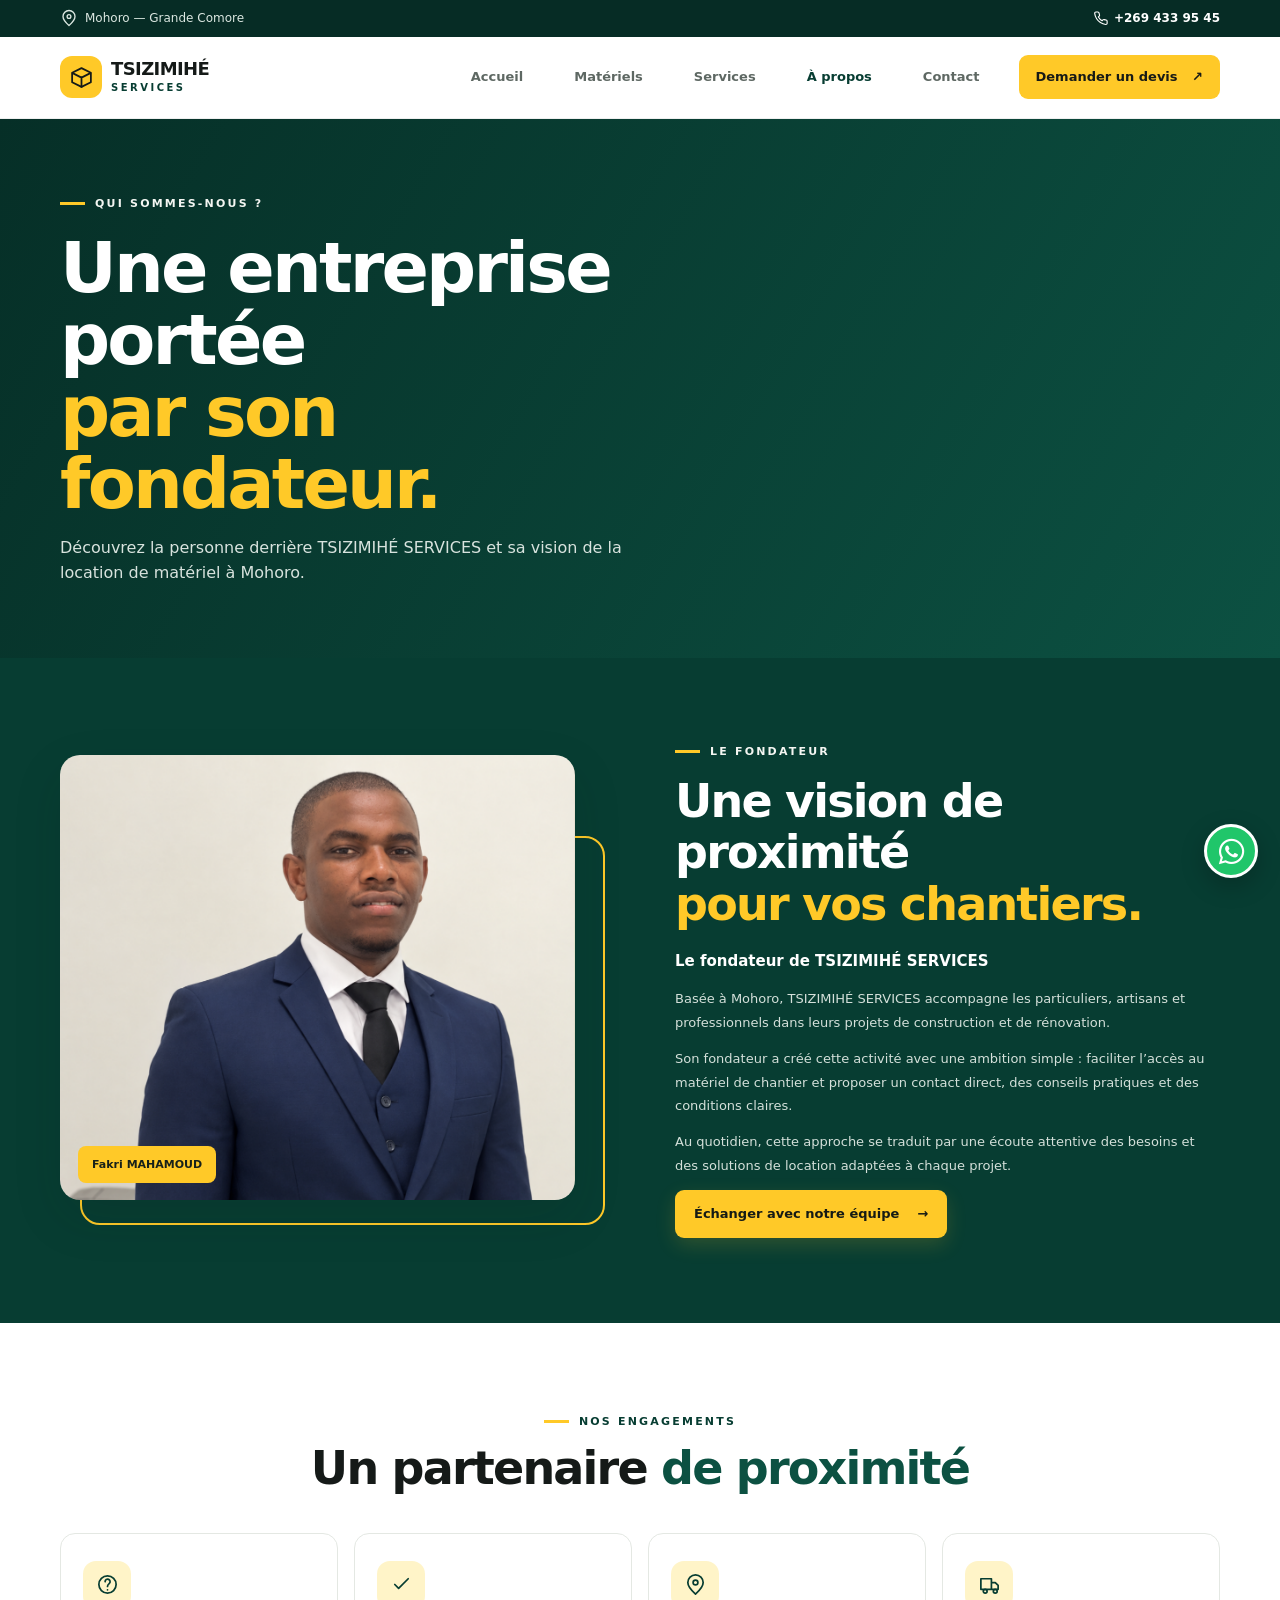
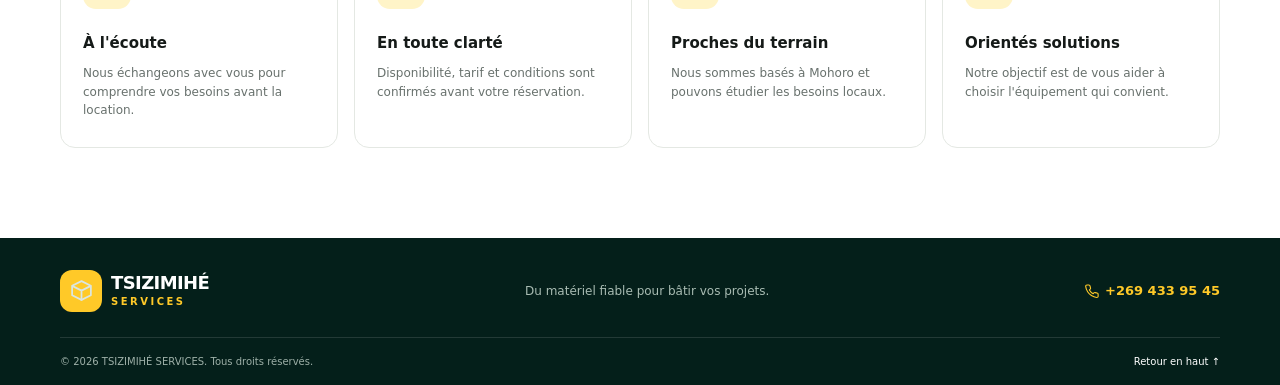
<file: apropos.html>
<!doctype html>
<html lang="fr">

<head>
  <meta charset="utf-8">
  <meta name="viewport" content="width=device-width, initial-scale=1">
  <meta name="description"
    content="En savoir plus sur TSIZIMIHÉ SERVICES, location de matériels de construction à Mohoro.">
  <title>À propos — TSIZIMIHÉ SERVICES</title>
  <link rel="stylesheet" href="https://cdnjs.cloudflare.com/ajax/libs/font-awesome/6.7.2/css/all.min.css">
  <link rel="stylesheet" href="css/style.css">
  <script defer src="js/script.js"></script>
</head>

<body>
  <div class="topbar">
    <div class="container topbar-inner"><span class="topbar-location"><svg class="icon" viewBox="0 0 24 24" aria-hidden="true"><path d="M20 10c0 5-8 12-8 12S4 15 4 10a8 8 0 1 1 16 0Z"/><circle cx="12" cy="10" r="2.5"/></svg>Mohoro — Grande Comore</span><a href="tel:+2694339545"><svg class="icon" viewBox="0 0 24 24" aria-hidden="true"><path d="M21 16.5v3a2 2 0 0 1-2.2 2 19.8 19.8 0 0 1-8.6-3.1 19.4 19.4 0 0 1-6-6A19.8 19.8 0 0 1 1.1 3.8 2 2 0 0 1 3.1 1.6h3a2 2 0 0 1 2 1.7c.1 1 .4 2 .7 2.9a2 2 0 0 1-.5 2.1L7 9.6a16 16 0 0 0 6 6l1.3-1.3a2 2 0 0 1 2.1-.5c.9.3 1.9.6 2.9.7a2 2 0 0 1 1.7 2Z"/></svg>+269 433 95
        45</a></div>
  </div>
  <header class="site-header">
    <div class="container nav-wrap"><a class="brand" href="index.html" aria-label="TSIZIMIHÉ SERVICES, accueil"><span
          class="brand-mark"><svg class="icon" viewBox="0 0 24 24" aria-hidden="true"><path d="M3 7.5 12 3l9 4.5v9L12 21l-9-4.5Z"/><path d="m3.5 7.8 8.5 4.3 8.5-4.3M12 12v9"/></svg></span><span class="brand-name">TSIZIMIHÉ <small>SERVICES</small></span></a><button
        class="menu-toggle" aria-label="Ouvrir le menu" aria-expanded="false" aria-controls="navigation"><svg class="menu-icon" viewBox="0 0 24 24" aria-hidden="true"><path d="M4 7h16M4 12h16M4 17h16"/></svg></button>
      <nav class="nav" id="navigation" aria-label="Navigation principale"><a href="index.html">Accueil</a><a
          href="materiels.html">Matériels</a><a href="services.html">Services</a><a class="active" aria-current="page"
          href="apropos.html">À propos</a><a href="contact.html">Contact</a><a class="nav-cta"
          href="contact.html">Demander un devis <span>↗</span></a></nav>
    </div>
  </header>
  <main>
    <section class="page-hero">
      <div class="container">
        <div class="eyebrow"><span></span> QUI SOMMES-NOUS ?</div>
        <h1>Une entreprise portée<br><em>par son fondateur.</em></h1>
        <p>Découvrez la personne derrière TSIZIMIHÉ SERVICES et sa vision de la location de matériel à Mohoro.</p>
      </div>
    </section>
    <section class="about-section founder-section">
      <div class="container about-grid">
        <div class="founder-portrait-wrap"><img class="founder-portrait"
            src="/IMG_5169.PNG"
            alt="Portrait d’illustration du fondateur, à remplacer par sa photo"><span class="founder-photo-note">Fakri MAHAMOUD</span>
            </div>
        <div class="about-copy">
          <div class="eyebrow"><span></span> LE FONDATEUR</div>
          <h2>Une vision de proximité<br><em>pour vos chantiers.</em></h2>
          <h3 class="founder-name">Le fondateur de TSIZIMIHÉ SERVICES</h3>
          <p>Basée à Mohoro, TSIZIMIHÉ SERVICES accompagne les particuliers, artisans et professionnels dans leurs
            projets de construction et de rénovation.</p>
          <p>Son fondateur a créé cette activité avec une ambition simple : faciliter l’accès au matériel de chantier et
            proposer un contact direct, des conseils pratiques et des conditions claires.</p>
          <p>Au quotidien, cette approche se traduit par une écoute attentive des besoins et des solutions de location
            adaptées à chaque projet.</p><a class="btn btn-yellow" href="contact.html">Échanger avec notre équipe
            <span>→</span></a>
        </div>
      </div>
    </section>
    <section class="section values-section">
      <div class="container">
        <div class="section-heading centered">
          <div class="eyebrow dark"><span></span> NOS ENGAGEMENTS</div>
          <h2>Un partenaire <em>de proximité</em></h2>
        </div>
        <div class="service-grid">
          <article class="service-card"><span class="service-icon"><svg class="icon" viewBox="0 0 24 24" aria-hidden="true"><circle cx="12" cy="12" r="9"/><path d="M9.5 9a2.6 2.6 0 1 1 4.4 1.9c-1.2 1-1.9 1.5-1.9 3.1M12 17.5h.01"/></svg></span>
            <h3>À l'écoute</h3>
            <p>Nous échangeons avec vous pour comprendre vos besoins avant la location.</p>
          </article>
          <article class="service-card"><span class="service-icon"><svg class="icon" viewBox="0 0 24 24" aria-hidden="true"><path d="m5 12 4 4L19 6"/></svg></span>
            <h3>En toute clarté</h3>
            <p>Disponibilité, tarif et conditions sont confirmés avant votre réservation.</p>
          </article>
          <article class="service-card"><span class="service-icon"><svg class="icon" viewBox="0 0 24 24" aria-hidden="true"><path d="M20 10c0 5-8 12-8 12S4 15 4 10a8 8 0 1 1 16 0Z"/><circle cx="12" cy="10" r="2.5"/></svg></span>
            <h3>Proches du terrain</h3>
            <p>Nous sommes basés à Mohoro et pouvons étudier les besoins locaux.</p>
          </article>
          <article class="service-card"><span class="service-icon"><svg class="icon" viewBox="0 0 24 24" aria-hidden="true"><path d="M3 6h11v11H3zM14 10h4l3 3v4h-7z"/><circle cx="7.5" cy="19" r="2"/><circle cx="18" cy="19" r="2"/></svg></span>
            <h3>Orientés solutions</h3>
            <p>Notre objectif est de vous aider à choisir l'équipement qui convient.</p>
          </article>
        </div>
      </div>
    </section>
  </main>
  <footer class="footer">
    <div class="container footer-main"><a class="brand brand-footer" href="index.html"><span
          class="brand-mark"><svg class="icon" viewBox="0 0 24 24" aria-hidden="true"><path d="M3 7.5 12 3l9 4.5v9L12 21l-9-4.5Z"/><path d="m3.5 7.8 8.5 4.3 8.5-4.3M12 12v9"/></svg></span><span class="brand-name">TSIZIMIHÉ <small>SERVICES</small></span></a>
      <p>Du matériel fiable pour bâtir vos projets.</p><a href="tel:+2694339545"><svg class="icon" viewBox="0 0 24 24" aria-hidden="true"><path d="M21 16.5v3a2 2 0 0 1-2.2 2 19.8 19.8 0 0 1-8.6-3.1 19.4 19.4 0 0 1-6-6A19.8 19.8 0 0 1 1.1 3.8 2 2 0 0 1 3.1 1.6h3a2 2 0 0 1 2 1.7c.1 1 .4 2 .7 2.9a2 2 0 0 1-.5 2.1L7 9.6a16 16 0 0 0 6 6l1.3-1.3a2 2 0 0 1 2.1-.5c.9.3 1.9.6 2.9.7a2 2 0 0 1 1.7 2Z"/></svg>+269 433 95 45</a>
    </div>
    <div class="container footer-bottom"><span>© <span id="year"></span> TSIZIMIHÉ SERVICES. Tous droits
        réservés.</span><a href="#">Retour en haut ↑</a></div>
  </footer>
  <nav class="mobile-tabs" aria-label="Navigation mobile"><a href="index.html"><span
        aria-hidden="true"><svg class="icon" viewBox="0 0 24 24" aria-hidden="true"><path d="m3 10 9-7 9 7v10a1 1 0 0 1-1 1h-5v-7H9v7H4a1 1 0 0 1-1-1Z"/></svg></span>Accueil</a><a href="materiels.html"><span aria-hidden="true"><svg class="icon" viewBox="0 0 24 24" aria-hidden="true"><path d="M3 7.5 12 3l9 4.5v9L12 21l-9-4.5Z"/><path d="m3.5 7.8 8.5 4.3 8.5-4.3M12 12v9"/></svg></span>Matériels</a><a
      class="active" aria-current="page" href="apropos.html"><span aria-hidden="true"><svg class="icon" viewBox="0 0 24 24" aria-hidden="true"><circle cx="12" cy="8" r="4"/><path d="M4 21a8 8 0 0 1 16 0"/></svg></span>À propos</a><a
      href="contact.html"><span aria-hidden="true"><svg class="icon" viewBox="0 0 24 24" aria-hidden="true"><rect x="3" y="5" width="18" height="14" rx="2"/><path d="m3 7 9 6 9-6"/></svg></span>Contact</a></nav><a class="whatsapp-float"
    href="https://wa.me/2694339545" target="_blank" rel="noopener"
    aria-label="Contacter TSIZIMIHÉ SERVICES sur WhatsApp"><i class="fa-brands fa-whatsapp" aria-hidden="true"></i></a>
</body>

</html>
</file>
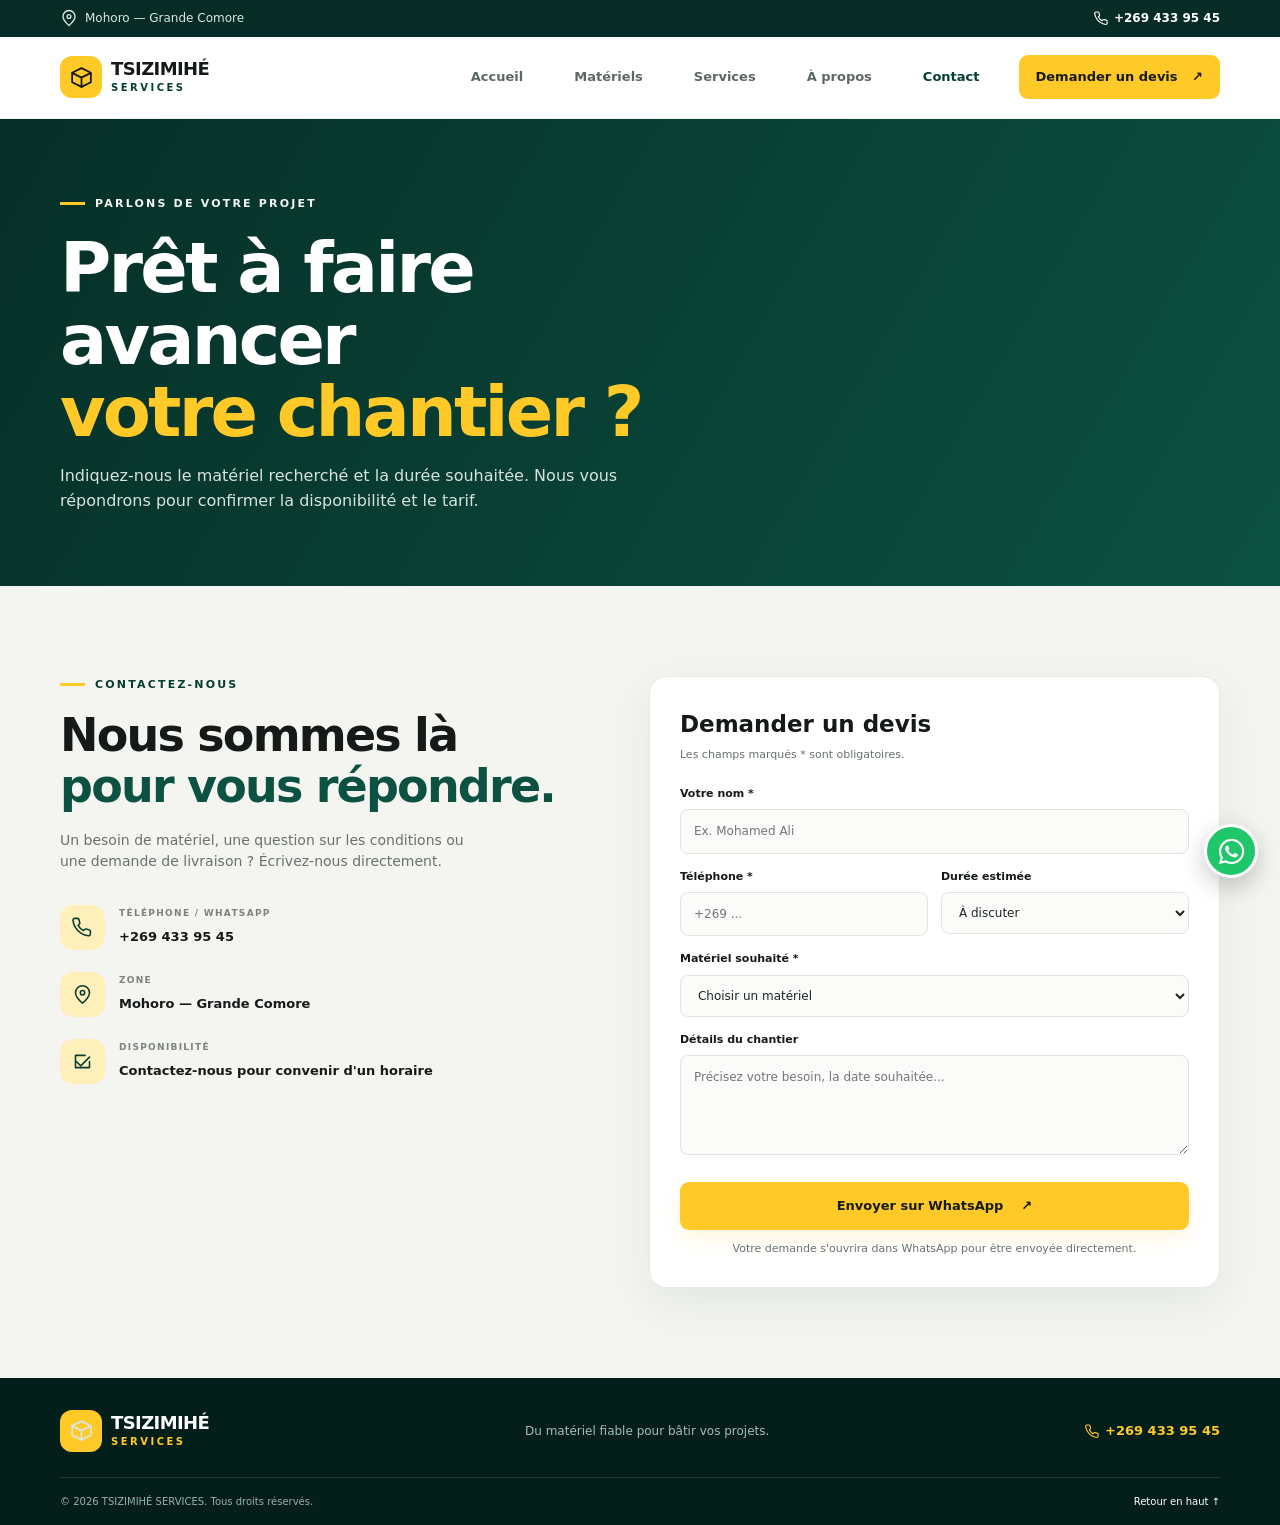
<file: contact.html>
<!doctype html>
<html lang="fr">
<head><meta charset="utf-8"><meta name="viewport" content="width=device-width, initial-scale=1"><meta name="description" content="Contactez TSIZIMIHÉ SERVICES à Mohoro ou demandez un devis de location sur WhatsApp."><title>Contact et devis — TSIZIMIHÉ SERVICES</title><link rel="stylesheet" href="https://cdnjs.cloudflare.com/ajax/libs/font-awesome/6.7.2/css/all.min.css"><link rel="stylesheet" href="css/style.css"><script defer src="js/script.js"></script></head>
<body>
  <div class="topbar"><div class="container topbar-inner"><span class="topbar-location"><svg class="icon" viewBox="0 0 24 24" aria-hidden="true"><path d="M20 10c0 5-8 12-8 12S4 15 4 10a8 8 0 1 1 16 0Z"/><circle cx="12" cy="10" r="2.5"/></svg>Mohoro — Grande Comore</span><a href="tel:+2694339545"><svg class="icon" viewBox="0 0 24 24" aria-hidden="true"><path d="M21 16.5v3a2 2 0 0 1-2.2 2 19.8 19.8 0 0 1-8.6-3.1 19.4 19.4 0 0 1-6-6A19.8 19.8 0 0 1 1.1 3.8 2 2 0 0 1 3.1 1.6h3a2 2 0 0 1 2 1.7c.1 1 .4 2 .7 2.9a2 2 0 0 1-.5 2.1L7 9.6a16 16 0 0 0 6 6l1.3-1.3a2 2 0 0 1 2.1-.5c.9.3 1.9.6 2.9.7a2 2 0 0 1 1.7 2Z"/></svg>+269 433 95 45</a></div></div>
  <header class="site-header"><div class="container nav-wrap"><a class="brand" href="index.html" aria-label="TSIZIMIHÉ SERVICES, accueil"><span class="brand-mark"><svg class="icon" viewBox="0 0 24 24" aria-hidden="true"><path d="M3 7.5 12 3l9 4.5v9L12 21l-9-4.5Z"/><path d="m3.5 7.8 8.5 4.3 8.5-4.3M12 12v9"/></svg></span><span class="brand-name">TSIZIMIHÉ <small>SERVICES</small></span></a><button class="menu-toggle" aria-label="Ouvrir le menu" aria-expanded="false" aria-controls="navigation"><svg class="menu-icon" viewBox="0 0 24 24" aria-hidden="true"><path d="M4 7h16M4 12h16M4 17h16"/></svg></button><nav class="nav" id="navigation" aria-label="Navigation principale"><a href="index.html">Accueil</a><a href="materiels.html">Matériels</a><a href="services.html">Services</a><a href="apropos.html">À propos</a><a class="active" aria-current="page" href="contact.html">Contact</a><a class="nav-cta" href="contact.html">Demander un devis <span>↗</span></a></nav></div></header>
  <main><section class="page-hero"><div class="container"><div class="eyebrow"><span></span> PARLONS DE VOTRE PROJET</div><h1>Prêt à faire avancer<br><em>votre chantier ?</em></h1><p>Indiquez-nous le matériel recherché et la durée souhaitée. Nous vous répondrons pour confirmer la disponibilité et le tarif.</p></div></section>
    <section class="contact-section section"><div class="container contact-grid"><div class="contact-copy"><div class="eyebrow dark"><span></span> CONTACTEZ-NOUS</div><h2>Nous sommes là<br><em>pour vous répondre.</em></h2><p>Un besoin de matériel, une question sur les conditions ou une demande de livraison ? Écrivez-nous directement.</p><div class="contact-detail"><span><svg class="icon" viewBox="0 0 24 24" aria-hidden="true"><path d="M21 16.5v3a2 2 0 0 1-2.2 2 19.8 19.8 0 0 1-8.6-3.1 19.4 19.4 0 0 1-6-6A19.8 19.8 0 0 1 1.1 3.8 2 2 0 0 1 3.1 1.6h3a2 2 0 0 1 2 1.7c.1 1 .4 2 .7 2.9a2 2 0 0 1-.5 2.1L7 9.6a16 16 0 0 0 6 6l1.3-1.3a2 2 0 0 1 2.1-.5c.9.3 1.9.6 2.9.7a2 2 0 0 1 1.7 2Z"/></svg></span><div><small>TÉLÉPHONE / WHATSAPP</small><a href="tel:+2694339545">+269 433 95 45</a></div></div><div class="contact-detail"><span><svg class="icon" viewBox="0 0 24 24" aria-hidden="true"><path d="M20 10c0 5-8 12-8 12S4 15 4 10a8 8 0 1 1 16 0Z"/><circle cx="12" cy="10" r="2.5"/></svg></span><div><small>ZONE</small><b>Mohoro — Grande Comore</b></div></div><div class="contact-detail"><span><svg class="icon" viewBox="0 0 24 24" aria-hidden="true"><path d="M20 7 10 17l-5-5"/><path d="M20 12v7H4V5h11"/></svg></span><div><small>DISPONIBILITÉ</small><b>Contactez-nous pour convenir d'un horaire</b></div></div></div>
      <form class="contact-form" id="quote-form"><div class="form-head"><h3>Demander un devis</h3><p>Les champs marqués * sont obligatoires.</p></div><label for="name">Votre nom *</label><input id="name" name="name" required placeholder="Ex. Mohamed Ali"><div class="form-row"><div><label for="phone">Téléphone *</label><input id="phone" name="phone" required placeholder="+269 ..."></div><div><label for="duration">Durée estimée</label><select id="duration" name="duration"><option>À discuter</option><option>1 à 3 jours</option><option>4 à 7 jours</option><option>8 à 15 jours</option><option>Plus de 15 jours</option></select></div></div><label for="equipment">Matériel souhaité *</label><select id="equipment" name="equipment" required><option value="">Choisir un matériel</option><option>Étais de chantier</option><option>Serre-joints cimentiers</option><option>Bétonnière électrique</option><option>Groupe électrogène</option><option>Vibreur à béton</option><option>Pompe à eau</option><option>Poutrelles de coffrage (bois)</option><option>Contreplaqué filmé (bétonex)</option><option>Plusieurs matériels / autre</option></select><label for="message">Détails du chantier</label><textarea id="message" name="message" rows="4" placeholder="Précisez votre besoin, la date souhaitée..."></textarea><button class="btn btn-yellow submit-btn" type="submit">Envoyer sur WhatsApp <span>↗</span></button><p class="form-hint">Votre demande s'ouvrira dans WhatsApp pour être envoyée directement.</p></form>
    </div></section>
  </main>
  <footer class="footer"><div class="container footer-main"><a class="brand brand-footer" href="index.html"><span class="brand-mark"><svg class="icon" viewBox="0 0 24 24" aria-hidden="true"><path d="M3 7.5 12 3l9 4.5v9L12 21l-9-4.5Z"/><path d="m3.5 7.8 8.5 4.3 8.5-4.3M12 12v9"/></svg></span><span class="brand-name">TSIZIMIHÉ <small>SERVICES</small></span></a><p>Du matériel fiable pour bâtir vos projets.</p><a href="tel:+2694339545"><svg class="icon" viewBox="0 0 24 24" aria-hidden="true"><path d="M21 16.5v3a2 2 0 0 1-2.2 2 19.8 19.8 0 0 1-8.6-3.1 19.4 19.4 0 0 1-6-6A19.8 19.8 0 0 1 1.1 3.8 2 2 0 0 1 3.1 1.6h3a2 2 0 0 1 2 1.7c.1 1 .4 2 .7 2.9a2 2 0 0 1-.5 2.1L7 9.6a16 16 0 0 0 6 6l1.3-1.3a2 2 0 0 1 2.1-.5c.9.3 1.9.6 2.9.7a2 2 0 0 1 1.7 2Z"/></svg>+269 433 95 45</a></div><div class="container footer-bottom"><span>© <span id="year"></span> TSIZIMIHÉ SERVICES. Tous droits réservés.</span><a href="#">Retour en haut ↑</a></div></footer>
  <nav class="mobile-tabs" aria-label="Navigation mobile"><a href="index.html"><span aria-hidden="true"><svg class="icon" viewBox="0 0 24 24" aria-hidden="true"><path d="m3 10 9-7 9 7v10a1 1 0 0 1-1 1h-5v-7H9v7H4a1 1 0 0 1-1-1Z"/></svg></span>Accueil</a><a href="materiels.html"><span aria-hidden="true"><svg class="icon" viewBox="0 0 24 24" aria-hidden="true"><path d="M3 7.5 12 3l9 4.5v9L12 21l-9-4.5Z"/><path d="m3.5 7.8 8.5 4.3 8.5-4.3M12 12v9"/></svg></span>Matériels</a><a href="apropos.html"><span aria-hidden="true"><svg class="icon" viewBox="0 0 24 24" aria-hidden="true"><circle cx="12" cy="8" r="4"/><path d="M4 21a8 8 0 0 1 16 0"/></svg></span>À propos</a><a class="active" aria-current="page" href="contact.html"><span aria-hidden="true"><svg class="icon" viewBox="0 0 24 24" aria-hidden="true"><rect x="3" y="5" width="18" height="14" rx="2"/><path d="m3 7 9 6 9-6"/></svg></span>Contact</a></nav><a class="whatsapp-float" href="https://wa.me/2694339545" target="_blank" rel="noopener" aria-label="Contacter TSIZIMIHÉ SERVICES sur WhatsApp"><i class="fa-brands fa-whatsapp" aria-hidden="true"></i></a>
</body></html>
</file>
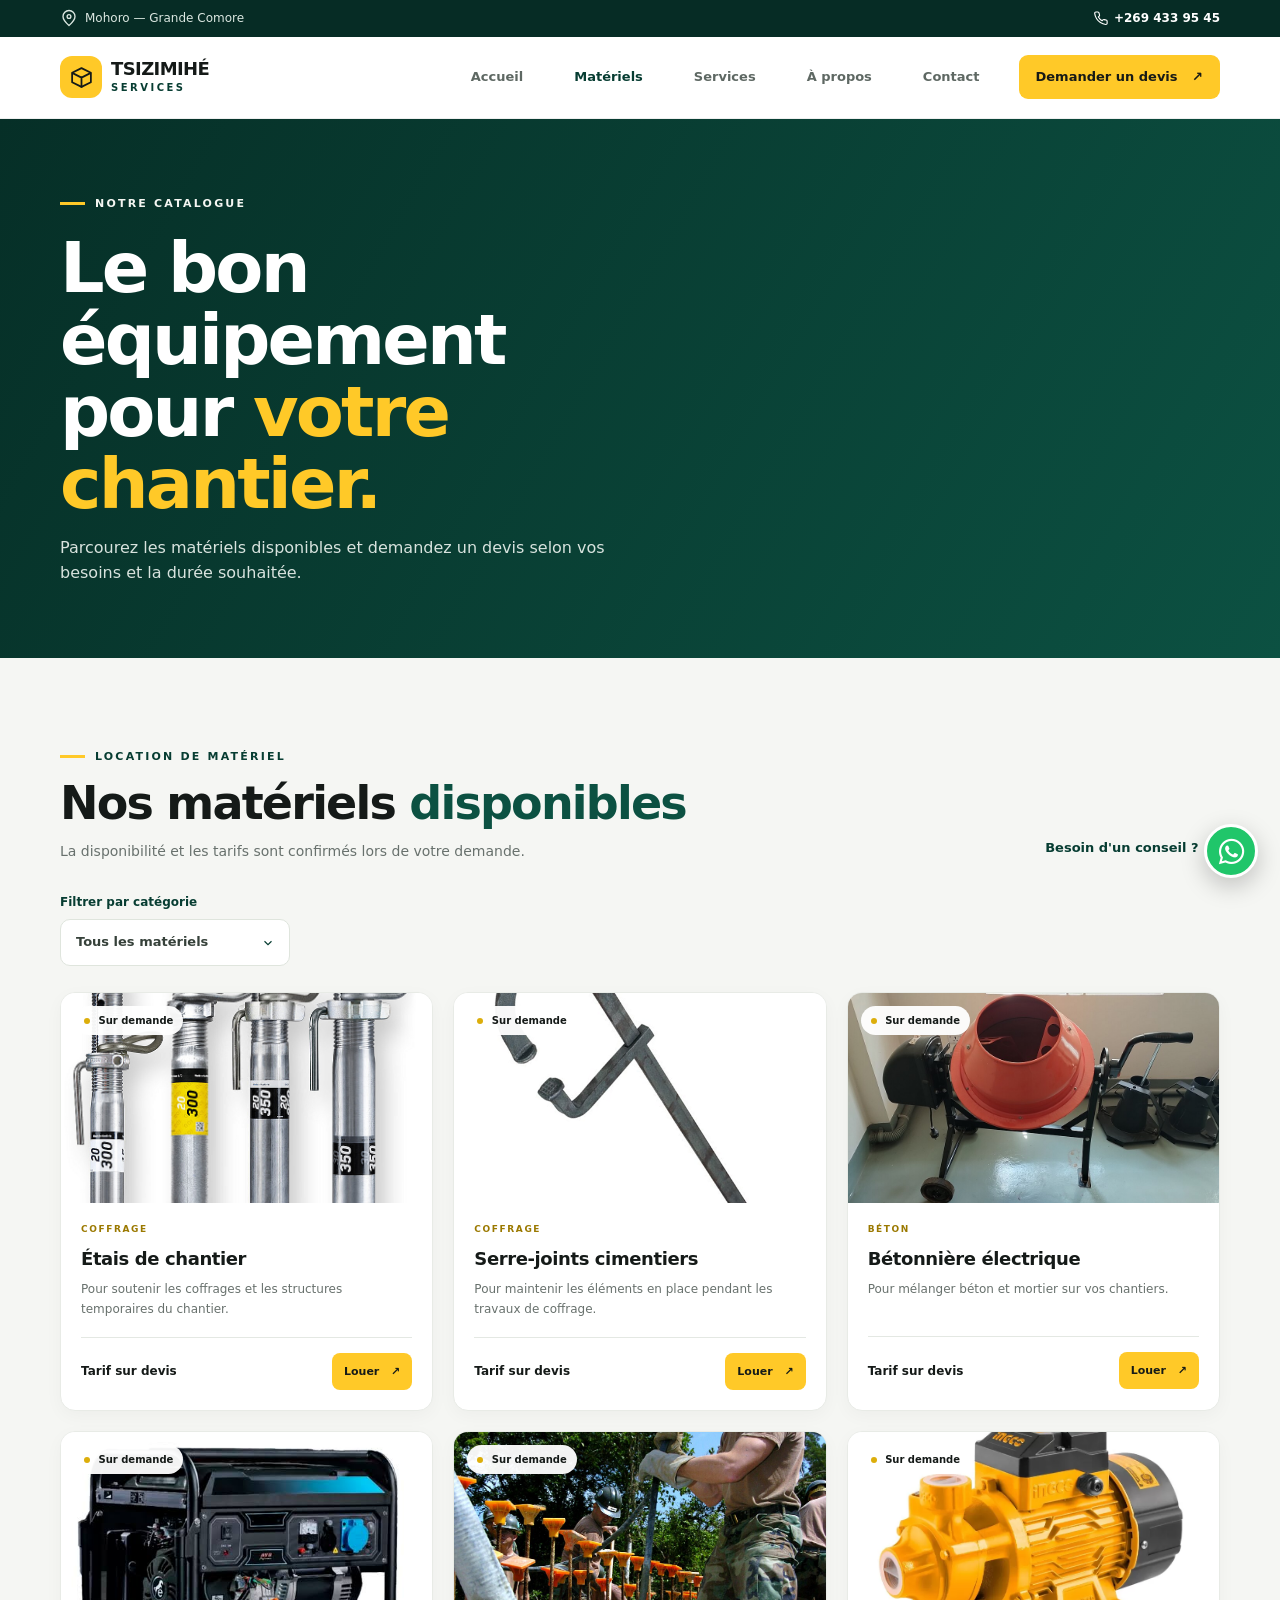
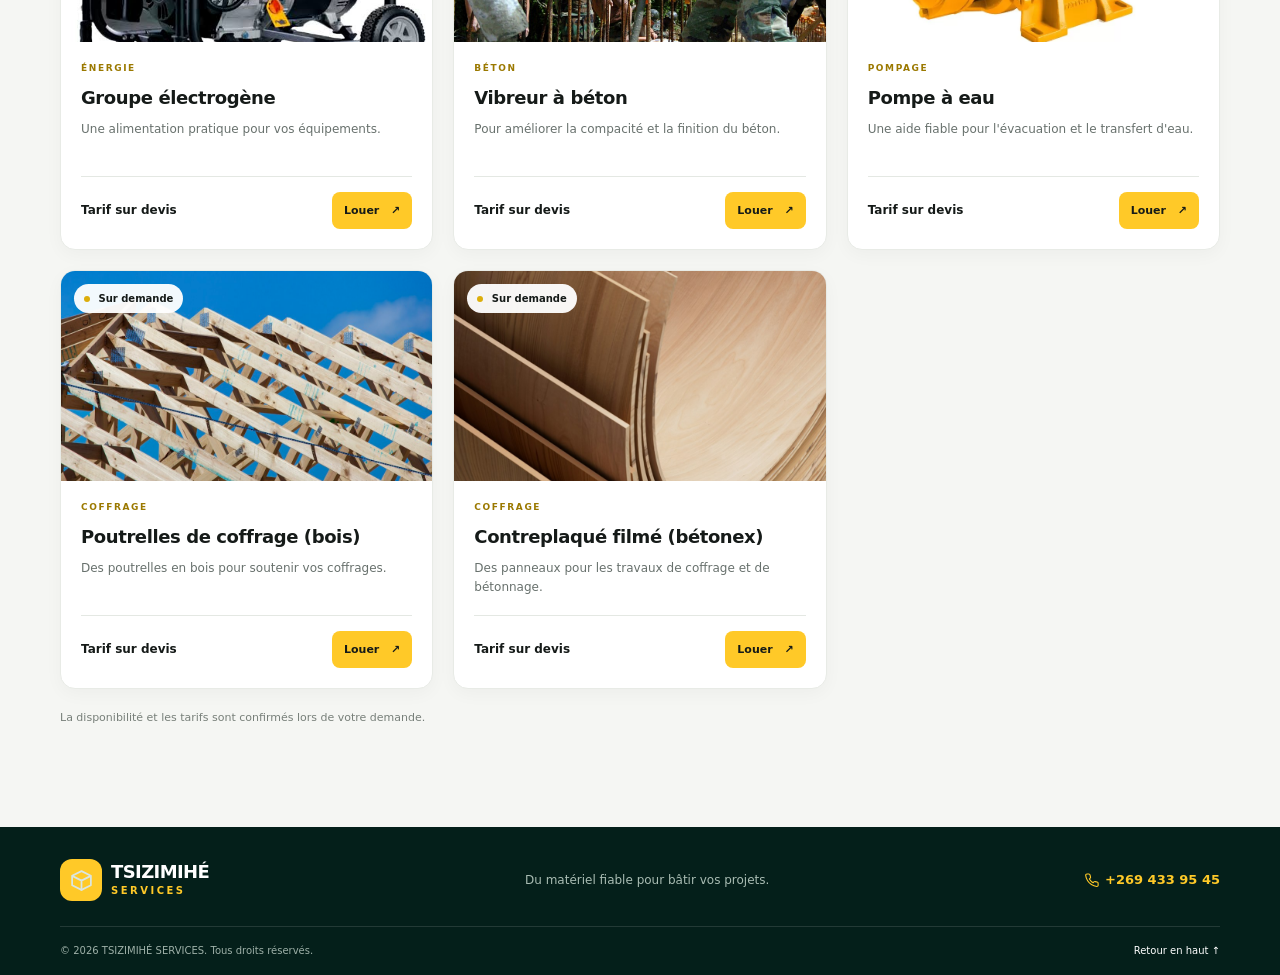
<file: materiels.html>
<!doctype html>
<html lang="fr">
<head>
  <meta charset="utf-8"><meta name="viewport" content="width=device-width, initial-scale=1">
  <meta name="description" content="Découvrez le catalogue de matériels de construction disponibles à la location chez TSIZIMIHÉ SERVICES.">
  <title>Matériels à louer — TSIZIMIHÉ SERVICES</title>
  <link rel="preconnect" href="https://images.unsplash.com"><link rel="stylesheet" href="https://cdnjs.cloudflare.com/ajax/libs/font-awesome/6.7.2/css/all.min.css"><link rel="stylesheet" href="css/style.css"><script defer src="js/script.js"></script>
</head>
<body>
  <div class="topbar"><div class="container topbar-inner"><span class="topbar-location"><svg class="icon" viewBox="0 0 24 24" aria-hidden="true"><path d="M20 10c0 5-8 12-8 12S4 15 4 10a8 8 0 1 1 16 0Z"/><circle cx="12" cy="10" r="2.5"/></svg>Mohoro — Grande Comore</span><a href="tel:+2694339545"><svg class="icon" viewBox="0 0 24 24" aria-hidden="true"><path d="M21 16.5v3a2 2 0 0 1-2.2 2 19.8 19.8 0 0 1-8.6-3.1 19.4 19.4 0 0 1-6-6A19.8 19.8 0 0 1 1.1 3.8 2 2 0 0 1 3.1 1.6h3a2 2 0 0 1 2 1.7c.1 1 .4 2 .7 2.9a2 2 0 0 1-.5 2.1L7 9.6a16 16 0 0 0 6 6l1.3-1.3a2 2 0 0 1 2.1-.5c.9.3 1.9.6 2.9.7a2 2 0 0 1 1.7 2Z"/></svg>+269 433 95 45</a></div></div>
  <header class="site-header"><div class="container nav-wrap"><a class="brand" href="index.html" aria-label="TSIZIMIHÉ SERVICES, accueil"><span class="brand-mark"><svg class="icon" viewBox="0 0 24 24" aria-hidden="true"><path d="M3 7.5 12 3l9 4.5v9L12 21l-9-4.5Z"/><path d="m3.5 7.8 8.5 4.3 8.5-4.3M12 12v9"/></svg></span><span class="brand-name">TSIZIMIHÉ <small>SERVICES</small></span></a><button class="menu-toggle" aria-label="Ouvrir le menu" aria-expanded="false" aria-controls="navigation"><svg class="menu-icon" viewBox="0 0 24 24" aria-hidden="true"><path d="M4 7h16M4 12h16M4 17h16"/></svg></button><nav class="nav" id="navigation" aria-label="Navigation principale"><a href="index.html">Accueil</a><a class="active" aria-current="page" href="materiels.html">Matériels</a><a href="services.html">Services</a><a href="apropos.html">À propos</a><a href="contact.html">Contact</a><a class="nav-cta" href="contact.html">Demander un devis <span>↗</span></a></nav></div></header>
  <main>
    <section class="page-hero"><div class="container"><div class="eyebrow"><span></span> NOTRE CATALOGUE</div><h1>Le bon équipement<br>pour <em>votre chantier.</em></h1><p>Parcourez les matériels disponibles et demandez un devis selon vos besoins et la durée souhaitée.</p></div></section>
    <section class="section equipment-section"><div class="container"><div class="section-heading"><div><div class="eyebrow dark"><span></span> LOCATION DE MATÉRIEL</div><h2>Nos matériels <em>disponibles</em></h2><p>La disponibilité et les tarifs sont confirmés lors de votre demande.</p></div><a class="text-link" href="contact.html">Besoin d'un conseil ? <span>↗</span></a></div>
      <label class="filter-label" for="equipment-filter">Filtrer par catégorie</label>
      <div class="filters"><select class="filter-select" id="equipment-filter" aria-label="Filtrer les matériels par catégorie"><option value="Tous">Tous les matériels</option><option value="Béton">Béton</option><option value="Énergie">Énergie</option><option value="Pompage">Pompage</option><option value="Coffrage">Coffrage</option></select></div>
      <div class="product-grid" id="product-grid">
        <article class="product-card" data-category="Coffrage"><div class="product-photo"><img class="product-image" src="/IMG_5260.JPG" alt="Étais et supports d'un coffrage sur un chantier" loading="lazy"><span class="availability"><i></i> Sur demande</span></div><div class="product-info"><div class="product-type">COFFRAGE</div><h3>Étais de chantier</h3><p>Pour soutenir les coffrages et les structures temporaires du chantier.</p><div class="product-bottom"><span class="price">Tarif sur devis</span><a class="small-btn rent-btn" href="contact.html?materiel=Étais%20de%20chantier" data-product="Étais de chantier">Louer <span>↗</span></a></div></div></article>
        <article class="product-card" data-category="Coffrage"><div class="product-photo"><img class="product-image" src="/IMG_5261.PNG" alt="Coffrage de béton maintenu par des serre-joints" loading="lazy"><span class="availability"><i></i> Sur demande</span></div><div class="product-info"><div class="product-type">COFFRAGE</div><h3>Serre-joints cimentiers</h3><p>Pour maintenir les éléments en place pendant les travaux de coffrage.</p><div class="product-bottom"><span class="price">Tarif sur devis</span><a class="small-btn rent-btn" href="contact.html?materiel=Serre-joints%20cimentiers" data-product="Serre-joints cimentiers">Louer <span>↗</span></a></div></div></article>
        <article class="product-card" data-category="Béton"><div class="product-photo"><img class="product-image" src="images/catalog/concrete-mixer.jpg" alt="Bétonnière électrique de chantier" loading="lazy"><span class="availability"><i></i> Sur demande</span></div><div class="product-info"><div class="product-type">BÉTON</div><h3>Bétonnière électrique</h3><p>Pour mélanger béton et mortier sur vos chantiers.</p><div class="product-bottom"><span class="price">Tarif sur devis</span><a class="small-btn rent-btn" href="contact.html?materiel=Bétonnière%20électrique" data-product="Bétonnière électrique">Louer <span>↗</span></a></div></div></article>
        <article class="product-card" data-category="Énergie"><div class="product-photo"><img class="product-image" src="/images.jpeg" alt="Groupe électrogène mobile pour chantier" loading="lazy"><span class="availability"><i></i> Sur demande</span></div><div class="product-info"><div class="product-type">ÉNERGIE</div><h3>Groupe électrogène</h3><p>Une alimentation pratique pour vos équipements.</p><div class="product-bottom"><span class="price">Tarif sur devis</span><a class="small-btn rent-btn" href="contact.html?materiel=Groupe%20électrogène" data-product="Groupe électrogène">Louer <span>↗</span></a></div></div></article>
        <article class="product-card" data-category="Béton"><div class="product-photo"><img class="product-image product-image-portrait" src="images/catalog/concrete-vibrator.jpg" alt="Ouvrier utilisant un vibreur à béton pendant le coulage" loading="lazy"><span class="availability"><i></i> Sur demande</span></div><div class="product-info"><div class="product-type">BÉTON</div><h3>Vibreur à béton</h3><p>Pour améliorer la compacité et la finition du béton.</p><div class="product-bottom"><span class="price">Tarif sur devis</span><a class="small-btn rent-btn" href="contact.html?materiel=Vibreur%20à%20béton" data-product="Vibreur à béton">Louer <span>↗</span></a></div></div></article>
        <article class="product-card" data-category="Pompage"><div class="product-photo"><img class="product-image" src="/IMG_5263.WEBP" alt="Pompe à eau à moteur thermique" loading="lazy"><span class="availability"><i></i> Sur demande</span></div><div class="product-info"><div class="product-type">POMPAGE</div><h3>Pompe à eau</h3><p>Une aide fiable pour l'évacuation et le transfert d'eau.</p><div class="product-bottom"><span class="price">Tarif sur devis</span><a class="small-btn rent-btn" href="contact.html?materiel=Pompe%20à%20eau" data-product="Pompe à eau">Louer <span>↗</span></a></div></div></article>
        <article class="product-card" data-category="Coffrage"><div class="product-photo"><img class="product-image" src="images/catalog/timber-beams.jpg" alt="Poutrelles et éléments de charpente en bois" loading="lazy"><span class="availability"><i></i> Sur demande</span></div><div class="product-info"><div class="product-type">COFFRAGE</div><h3>Poutrelles de coffrage (bois)</h3><p>Des poutrelles en bois pour soutenir vos coffrages.</p><div class="product-bottom"><span class="price">Tarif sur devis</span><a class="small-btn rent-btn" href="contact.html?materiel=Poutrelles%20de%20coffrage%20(bois)" data-product="Poutrelles de coffrage (bois)">Louer <span>↗</span></a></div></div></article>
        <article class="product-card" data-category="Coffrage"><div class="product-photo"><img class="product-image product-image-portrait" src="images/catalog/film-faced-plywood.jpg" alt="Feuilles de contreplaqué filmé empilées" loading="lazy"><span class="availability"><i></i> Sur demande</span></div><div class="product-info"><div class="product-type">COFFRAGE</div><h3>Contreplaqué filmé (bétonex)</h3><p>Des panneaux pour les travaux de coffrage et de bétonnage.</p><div class="product-bottom"><span class="price">Tarif sur devis</span><a class="small-btn rent-btn" href="contact.html?materiel=Contreplaqué%20filmé%20(bétonex)" data-product="Contreplaqué filmé (bétonex)">Louer <span>↗</span></a></div></div></article>
      </div><p class="catalog-note">La disponibilité et les tarifs sont confirmés lors de votre demande.</p>
    </div></section>
  </main>
  <footer class="footer"><div class="container footer-main"><a class="brand brand-footer" href="index.html"><span class="brand-mark"><svg class="icon" viewBox="0 0 24 24" aria-hidden="true"><path d="M3 7.5 12 3l9 4.5v9L12 21l-9-4.5Z"/><path d="m3.5 7.8 8.5 4.3 8.5-4.3M12 12v9"/></svg></span><span class="brand-name">TSIZIMIHÉ <small>SERVICES</small></span></a><p>Du matériel fiable pour bâtir vos projets.</p><a href="tel:+2694339545"><svg class="icon" viewBox="0 0 24 24" aria-hidden="true"><path d="M21 16.5v3a2 2 0 0 1-2.2 2 19.8 19.8 0 0 1-8.6-3.1 19.4 19.4 0 0 1-6-6A19.8 19.8 0 0 1 1.1 3.8 2 2 0 0 1 3.1 1.6h3a2 2 0 0 1 2 1.7c.1 1 .4 2 .7 2.9a2 2 0 0 1-.5 2.1L7 9.6a16 16 0 0 0 6 6l1.3-1.3a2 2 0 0 1 2.1-.5c.9.3 1.9.6 2.9.7a2 2 0 0 1 1.7 2Z"/></svg>+269 433 95 45</a></div><div class="container footer-bottom"><span>© <span id="year"></span> TSIZIMIHÉ SERVICES. Tous droits réservés.</span><a href="#">Retour en haut ↑</a></div></footer>
  <nav class="mobile-tabs" aria-label="Navigation mobile"><a href="index.html"><span aria-hidden="true"><svg class="icon" viewBox="0 0 24 24" aria-hidden="true"><path d="m3 10 9-7 9 7v10a1 1 0 0 1-1 1h-5v-7H9v7H4a1 1 0 0 1-1-1Z"/></svg></span>Accueil</a><a class="active" aria-current="page" href="materiels.html"><span aria-hidden="true"><svg class="icon" viewBox="0 0 24 24" aria-hidden="true"><path d="M3 7.5 12 3l9 4.5v9L12 21l-9-4.5Z"/><path d="m3.5 7.8 8.5 4.3 8.5-4.3M12 12v9"/></svg></span>Matériels</a><a href="apropos.html"><span aria-hidden="true"><svg class="icon" viewBox="0 0 24 24" aria-hidden="true"><circle cx="12" cy="8" r="4"/><path d="M4 21a8 8 0 0 1 16 0"/></svg></span>À propos</a><a href="contact.html"><span aria-hidden="true"><svg class="icon" viewBox="0 0 24 24" aria-hidden="true"><rect x="3" y="5" width="18" height="14" rx="2"/><path d="m3 7 9 6 9-6"/></svg></span>Contact</a></nav><a class="whatsapp-float" href="https://wa.me/2694339545" target="_blank" rel="noopener" aria-label="Contacter TSIZIMIHÉ SERVICES sur WhatsApp"><i class="fa-brands fa-whatsapp" aria-hidden="true"></i></a>
</body></html>
</file>
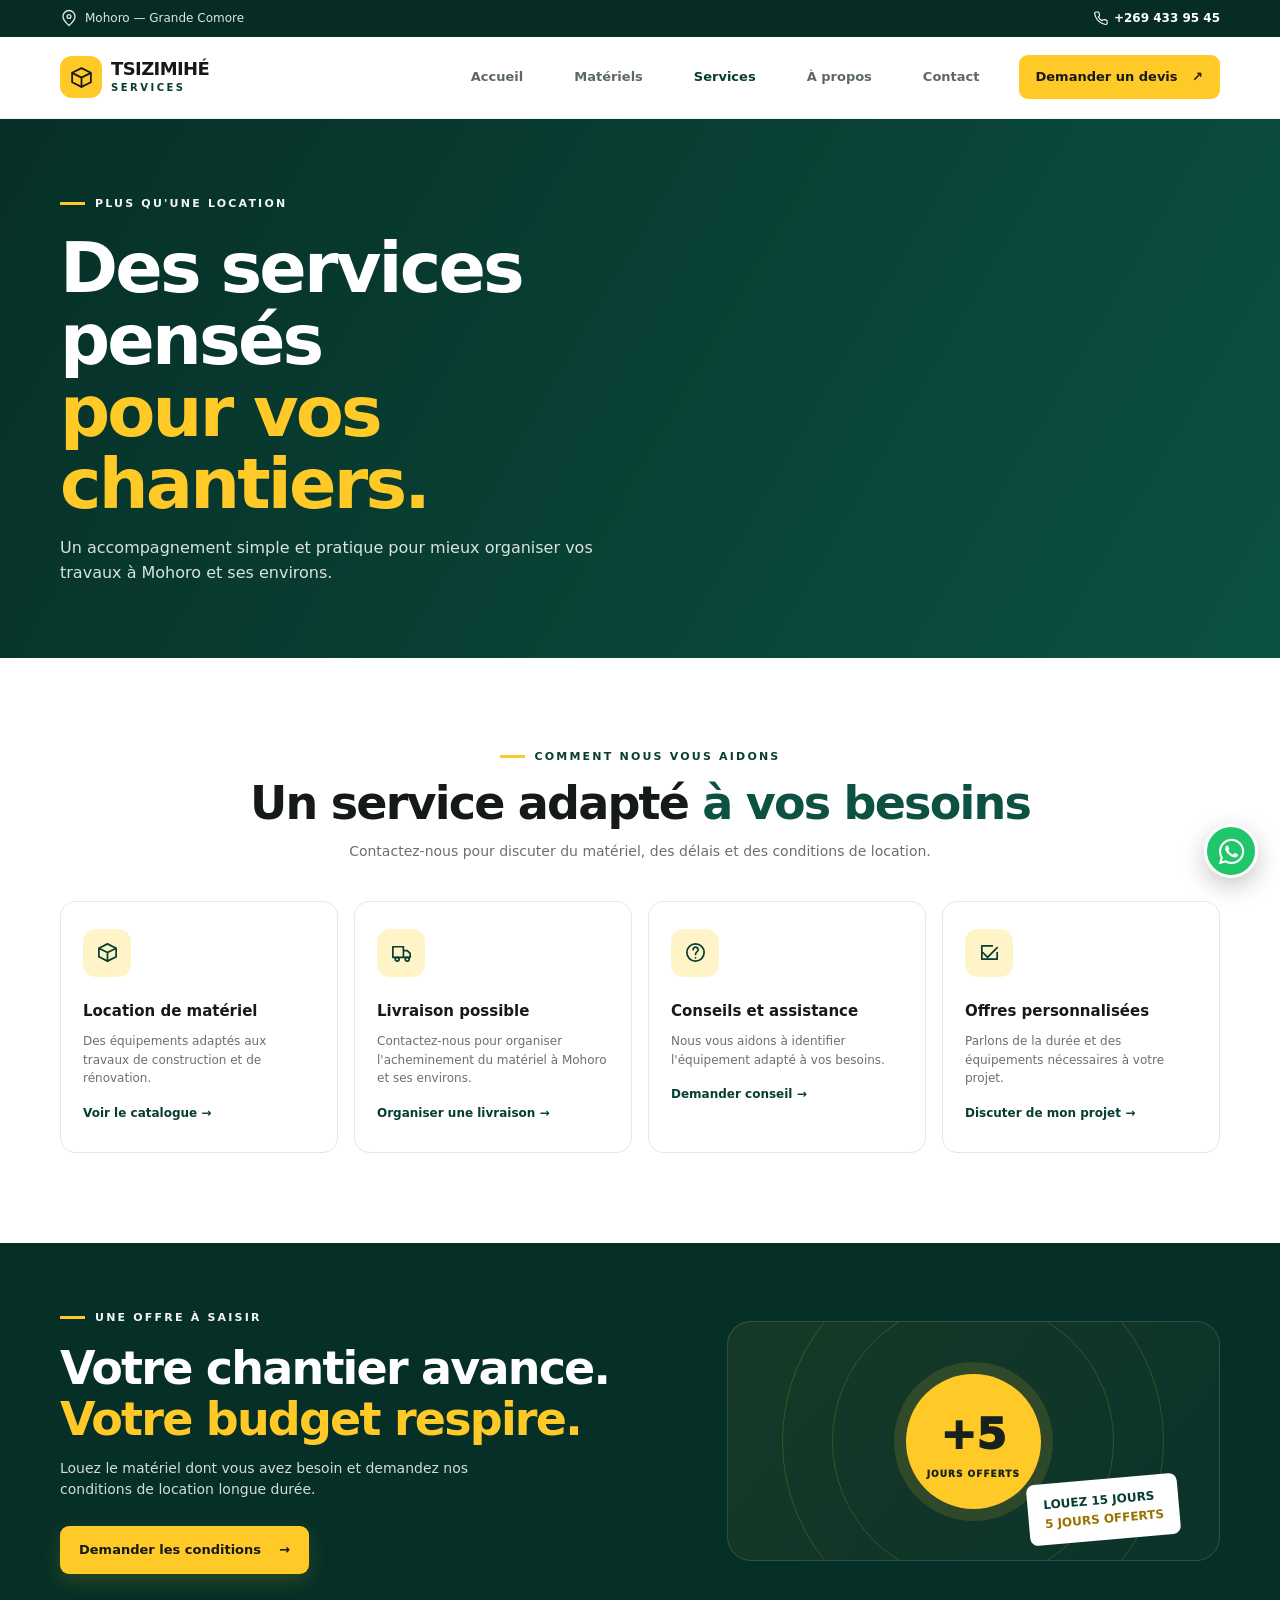
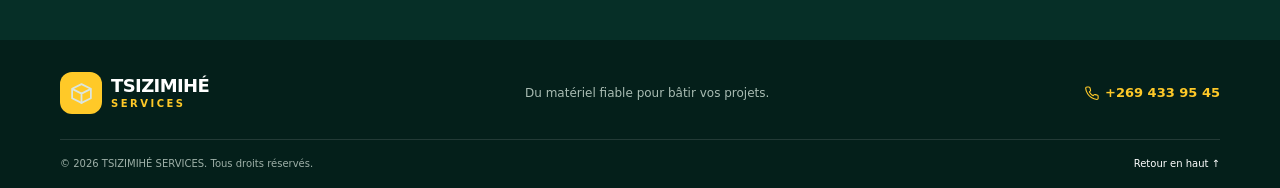
<file: services.html>
<!doctype html>
<html lang="fr">

<head>
  <meta charset="utf-8">
  <meta name="viewport" content="width=device-width, initial-scale=1">
  <meta name="description"
    content="Location de matériel, livraison possible et accompagnement chantier par TSIZIMIHÉ SERVICES.">
  <title>Nos services — TSIZIMIHÉ SERVICES</title>
  <link rel="stylesheet" href="https://cdnjs.cloudflare.com/ajax/libs/font-awesome/6.7.2/css/all.min.css">
  <link rel="stylesheet" href="css/style.css">
  <script defer src="js/script.js"></script>
</head>

<body>
  <div class="topbar">
    <div class="container topbar-inner"><span class="topbar-location"><svg class="icon" viewBox="0 0 24 24" aria-hidden="true"><path d="M20 10c0 5-8 12-8 12S4 15 4 10a8 8 0 1 1 16 0Z"/><circle cx="12" cy="10" r="2.5"/></svg>Mohoro — Grande Comore</span><a href="tel:+2694339545"><svg class="icon" viewBox="0 0 24 24" aria-hidden="true"><path d="M21 16.5v3a2 2 0 0 1-2.2 2 19.8 19.8 0 0 1-8.6-3.1 19.4 19.4 0 0 1-6-6A19.8 19.8 0 0 1 1.1 3.8 2 2 0 0 1 3.1 1.6h3a2 2 0 0 1 2 1.7c.1 1 .4 2 .7 2.9a2 2 0 0 1-.5 2.1L7 9.6a16 16 0 0 0 6 6l1.3-1.3a2 2 0 0 1 2.1-.5c.9.3 1.9.6 2.9.7a2 2 0 0 1 1.7 2Z"/></svg>+269 433 95
        45</a></div>
  </div>
  <header class="site-header">
    <div class="container nav-wrap"><a class="brand" href="index.html" aria-label="TSIZIMIHÉ SERVICES, accueil"><span
          class="brand-mark"><svg class="icon" viewBox="0 0 24 24" aria-hidden="true"><path d="M3 7.5 12 3l9 4.5v9L12 21l-9-4.5Z"/><path d="m3.5 7.8 8.5 4.3 8.5-4.3M12 12v9"/></svg></span><span class="brand-name">TSIZIMIHÉ <small>SERVICES</small></span></a><button
        class="menu-toggle" aria-label="Ouvrir le menu" aria-expanded="false" aria-controls="navigation"><svg class="menu-icon" viewBox="0 0 24 24" aria-hidden="true"><path d="M4 7h16M4 12h16M4 17h16"/></svg></button>
      <nav class="nav" id="navigation" aria-label="Navigation principale"><a href="index.html">Accueil</a><a
          href="materiels.html">Matériels</a><a class="active" aria-current="page" href="services.html">Services</a><a
          href="apropos.html">À propos</a><a href="contact.html">Contact</a><a class="nav-cta"
          href="contact.html">Demander un devis <span>↗</span></a></nav>
    </div>
  </header>
  <main>
    <section class="page-hero">
      <div class="container">
        <div class="eyebrow"><span></span> PLUS QU'UNE LOCATION</div>
        <h1>Des services pensés<br><em>pour vos chantiers.</em></h1>
        <p>Un accompagnement simple et pratique pour mieux organiser vos travaux à Mohoro et ses environs.</p>
      </div>
    </section>
    <section class="section services-section">
      <div class="container">
        <div class="section-heading centered">
          <div class="eyebrow dark"><span></span> COMMENT NOUS VOUS AIDONS</div>
          <h2>Un service adapté <em>à vos besoins</em></h2>
          <p>Contactez-nous pour discuter du matériel, des délais et des conditions de location.</p>
        </div>
        <div class="service-grid">
          <article class="service-card"><span class="service-icon"><svg class="icon" viewBox="0 0 24 24" aria-hidden="true"><path d="M3 7.5 12 3l9 4.5v9L12 21l-9-4.5Z"/><path d="m3.5 7.8 8.5 4.3 8.5-4.3M12 12v9"/></svg></span>
            <h3>Location de matériel</h3>
            <p>Des équipements adaptés aux travaux de construction et de rénovation.</p><a class="service-link"
              href="materiels.html">Voir le catalogue →</a>
          </article>
          <article class="service-card"><span class="service-icon"><svg class="icon" viewBox="0 0 24 24" aria-hidden="true"><path d="M3 6h11v11H3zM14 10h4l3 3v4h-7z"/><circle cx="7.5" cy="19" r="2"/><circle cx="18" cy="19" r="2"/></svg></span>
            <h3>Livraison possible</h3>
            <p>Contactez-nous pour organiser l'acheminement du matériel à Mohoro et ses environs.</p><a
              class="service-link" href="contact.html">Organiser une livraison →</a>
          </article>
          <article class="service-card"><span class="service-icon"><svg class="icon" viewBox="0 0 24 24" aria-hidden="true"><circle cx="12" cy="12" r="9"/><path d="M9.5 9a2.6 2.6 0 1 1 4.4 1.9c-1.2 1-1.9 1.5-1.9 3.1M12 17.5h.01"/></svg></span>
            <h3>Conseils et assistance</h3>
            <p>Nous vous aidons à identifier l'équipement adapté à vos besoins.</p><a class="service-link"
              href="contact.html">Demander conseil →</a>
          </article>
          <article class="service-card"><span class="service-icon"><svg class="icon" viewBox="0 0 24 24" aria-hidden="true"><path d="M20 7 10 17l-5-5"/><path d="M20 12v7H4V5h11"/></svg></span>
            <h3>Offres personnalisées</h3>
            <p>Parlons de la durée et des équipements nécessaires à votre projet.</p><a class="service-link"
              href="contact.html">Discuter de mon projet →</a>
          </article>
        </div>
      </div>
    </section>
    <section class="offer-section">
      <div class="container offer-wrap">
        <div class="offer-copy">
          <div class="eyebrow"><span></span> UNE OFFRE À SAISIR</div>
          <h2>Votre chantier avance.<br><em>Votre budget respire.</em></h2>
          <p>Louez le matériel dont vous avez besoin et demandez nos conditions de location longue durée.</p><a
            href="contact.html" class="btn btn-yellow">Demander les conditions <span>→</span></a>
        </div>
        <div class="offer-art">
          <div class="offer-circle">+5<small>JOURS OFFERTS</small></div>
          <div class="offer-label">LOUEZ 15 JOURS<br><b>5 JOURS OFFERTS</b></div>
        </div>
      </div>
    </section>
  </main>
  <footer class="footer">
    <div class="container footer-main"><a class="brand brand-footer" href="index.html"><span
          class="brand-mark"><svg class="icon" viewBox="0 0 24 24" aria-hidden="true"><path d="M3 7.5 12 3l9 4.5v9L12 21l-9-4.5Z"/><path d="m3.5 7.8 8.5 4.3 8.5-4.3M12 12v9"/></svg></span><span class="brand-name">TSIZIMIHÉ <small>SERVICES</small></span></a>
      <p>Du matériel fiable pour bâtir vos projets.</p><a href="tel:+2694339545"><svg class="icon" viewBox="0 0 24 24" aria-hidden="true"><path d="M21 16.5v3a2 2 0 0 1-2.2 2 19.8 19.8 0 0 1-8.6-3.1 19.4 19.4 0 0 1-6-6A19.8 19.8 0 0 1 1.1 3.8 2 2 0 0 1 3.1 1.6h3a2 2 0 0 1 2 1.7c.1 1 .4 2 .7 2.9a2 2 0 0 1-.5 2.1L7 9.6a16 16 0 0 0 6 6l1.3-1.3a2 2 0 0 1 2.1-.5c.9.3 1.9.6 2.9.7a2 2 0 0 1 1.7 2Z"/></svg>+269 433 95 45</a>
    </div>
    <div class="container footer-bottom"><span>© <span id="year"></span> TSIZIMIHÉ SERVICES. Tous droits
        réservés.</span><a href="#">Retour en haut ↑</a></div>
  </footer>
  <nav class="mobile-tabs" aria-label="Navigation mobile"><a href="index.html"><span
        aria-hidden="true"><svg class="icon" viewBox="0 0 24 24" aria-hidden="true"><path d="m3 10 9-7 9 7v10a1 1 0 0 1-1 1h-5v-7H9v7H4a1 1 0 0 1-1-1Z"/></svg></span>Accueil</a><a href="materiels.html"><span aria-hidden="true"><svg class="icon" viewBox="0 0 24 24" aria-hidden="true"><path d="M3 7.5 12 3l9 4.5v9L12 21l-9-4.5Z"/><path d="m3.5 7.8 8.5 4.3 8.5-4.3M12 12v9"/></svg></span>Matériels</a><a
        href="apropos.html"><span aria-hidden="true"><svg class="icon" viewBox="0 0 24 24" aria-hidden="true"><circle cx="12" cy="8" r="4"/><path d="M4 21a8 8 0 0 1 16 0"/></svg></span>À propos</a><a href="contact.html"><span
        aria-hidden="true"><svg class="icon" viewBox="0 0 24 24" aria-hidden="true"><rect x="3" y="5" width="18" height="14" rx="2"/><path d="m3 7 9 6 9-6"/></svg></span>Contact</a></nav><a class="whatsapp-float"
    href="https://wa.me/2694339545" target="_blank" rel="noopener"
    aria-label="Contacter TSIZIMIHÉ SERVICES sur WhatsApp"><i class="fa-brands fa-whatsapp" aria-hidden="true"></i></a>
</body>

</html>
</file>
<file: css/style.css>
:root {
  --green: #073d32;
  --green2: #0c5142;
  --yellow: #ffc928;
  --ink: #151a18;
  --muted: #68716d;
  --paper: #f5f6f3;
  --white: #fff;
  --line: #e4e8e3;
  --radius: 18px;
  --shadow: 0 18px 50px rgba(14, 34, 28, .12)
}

* {
  box-sizing: border-box
}

html {
  scroll-behavior: smooth;
  scroll-padding-top: 90px
}

body {
  margin: 0;
  font-family: Inter, ui-sans-serif, system-ui, -apple-system, BlinkMacSystemFont, "Segoe UI", sans-serif;
  color: var(--ink);
  background: #fff;
  line-height: 1.55
}

a {
  color: inherit;
  text-decoration: none
}

button,
input,
select,
textarea {
  font: inherit
}

.container {
  width: min(1160px, calc(100% - 44px));
  margin: auto
}

.topbar {
  background: #062c25;
  color: #dbe7e1;
  font-size: 12px
}

.topbar-inner {
  display: flex;
  justify-content: space-between;
  padding: 9px 0
}

.topbar a {
  font-weight: 700;
  color: #fff
}

.site-header {
  height: 82px;
  background: #fff;
  position: sticky;
  top: 0;
  z-index: 20;
  border-bottom: 1px solid rgba(20, 40, 30, .07)
}

.nav-wrap {
  height: 100%;
  display: flex;
  align-items: center;
  justify-content: space-between;
  gap: 28px
}

.brand {
  display: inline-flex;
  align-items: center;
  gap: 9px;
  flex-shrink: 0
}

.brand-mark {
  display: grid;
  place-items: center;
  background: var(--yellow);
  width: 42px;
  height: 42px;
  border-radius: 12px;
  font-size: 25px
}

.brand-name {
  font-size: 18px;
  font-weight: 900;
  letter-spacing: -.6px;
  line-height: 1.05
}

.brand-name small {
  display: block;
  font-size: 10px;
  letter-spacing: 2.5px;
  color: var(--green);
  margin-top: 4px
}

.nav {
  display: flex;
  align-items: center;
  gap: 27px;
  font-size: 13px;
  font-weight: 700
}

.nav>a:not(.nav-cta) {
  color: #5e6863;
  transition: .2s
}

.nav>a:hover,
.nav>a.active {
  color: var(--green)
}

.nav>a.active:after {
  content: "";
  display: block;
  height: 3px;
  background: var(--yellow);
  margin-top: 8px;
  border-radius: 3px
}

.nav-cta {
  background: var(--yellow);
  padding: 12px 17px;
  border-radius: 9px;
  color: #171a16
}

.nav-cta span {
  margin-left: 10px
}

.menu-toggle {
  display: none;
  border: 0;
  background: var(--paper);
  border-radius: 9px;
  padding: 10px 12px;
  font-size: 22px
}

.hero {
  min-height: 570px;
  background: var(--green);
  position: relative;
  overflow: hidden;
  color: #fff;
  display: flex;
  align-items: center
}

.hero-image {
  position: absolute;
  inset: 0;
  background: linear-gradient(90deg, rgba(3, 29, 24, .97) 0%, rgba(3, 29, 24, .88) 36%, rgba(3, 29, 24, .28) 70%, rgba(3, 29, 24, .08) 100%), url('https://images.unsplash.com/photo-1504307651254-35680f356dfd?auto=format&fit=crop&w=2000&q=85') center/cover
}

.hero-content {
  position: relative;
  padding-top: 50px;
  padding-bottom: 55px;
  z-index: 1
}

.eyebrow {
  font-size: 11px;
  letter-spacing: 2.2px;
  font-weight: 900;
  color: #f4f6f2;
  display: flex;
  align-items: center;
  gap: 10px
}

.eyebrow span {
  width: 25px;
  height: 3px;
  background: var(--yellow);
  display: inline-block
}

.eyebrow.dark {
  color: var(--green)
}

h1,
h2,
h3,
p {
  margin-top: 0
}

h1 {
  font-size: clamp(42px, 5.5vw, 70px);
  line-height: 1.03;
  letter-spacing: -2.8px;
  max-width: 640px;
  margin: 23px 0 22px;
  font-weight: 900
}

h1 em,
h2 em {
  font-style: normal;
  color: var(--yellow)
}

.hero-content>p {
  max-width: 490px;
  color: #d9e1dc;
  font-size: 16px;
  margin-bottom: 28px
}

.hero-actions {
  display: flex;
  flex-wrap: wrap;
  gap: 12px
}

.btn {
  display: inline-flex;
  align-items: center;
  justify-content: center;
  gap: 18px;
  border: 0;
  border-radius: 9px;
  padding: 14px 19px;
  font-size: 13px;
  font-weight: 850;
  cursor: pointer;
  transition: transform .2s, box-shadow .2s
}

.btn:hover,
.small-btn:hover {
  transform: translateY(-2px)
}

.btn-yellow {
  background: var(--yellow);
  color: #151a15;
  box-shadow: 0 7px 20px rgba(255, 201, 40, .16)
}

.btn-outline {
  border: 1px solid rgba(255, 255, 255, .45);
  color: #fff;
  background: rgba(255, 255, 255, .05)
}

.hero-note {
  margin-top: 38px;
  color: #d6e0db;
  font-size: 12px;
  display: flex;
  align-items: center;
  gap: 10px
}

.note-icon {
  display: grid;
  place-items: center;
  background: #fff;
  color: var(--green);
  width: 22px;
  height: 22px;
  border-radius: 50%;
  font-weight: 900
}

.hero-stamp {
  position: absolute;
  z-index: 2;
  right: max(6%, calc((100% - 1160px)/2));
  bottom: 50px;
  display: flex;
  align-items: center;
  gap: 14px;
  background: var(--yellow);
  color: #171a15;
  padding: 16px 20px;
  border-radius: 13px;
  box-shadow: var(--shadow);
  transform: rotate(-3deg)
}

.hero-stamp strong {
  font-size: 35px;
  line-height: 1
}

.hero-stamp span {
  font-size: 11px;
  font-weight: 900;
  line-height: 1.3
}

.hero-stamp small {
  font-size: 8px;
  position: absolute;
  bottom: -17px;
  right: 5px;
  color: #fff
}

.benefits {
  background: #fff;
  border-bottom: 1px solid var(--line)
}

.benefit-grid {
  display: grid;
  grid-template-columns: repeat(4, 1fr);
  padding: 24px 0;
  gap: 15px
}

.benefit {
  display: flex;
  align-items: center;
  gap: 12px;
  padding: 5px 14px;
  border-right: 1px solid var(--line)
}

.benefit:last-child {
  border: 0
}

.benefit-icon,
.service-icon {
  display: grid;
  place-items: center;
  width: 43px;
  height: 43px;
  flex-shrink: 0;
  background: #fff4c8;
  color: var(--green);
  border-radius: 13px;
  font-size: 23px;
  font-weight: 900
}

.benefit b {
  font-size: 13px
}

.benefit p {
  margin: 3px 0 0;
  color: var(--muted);
  font-size: 11px
}

.section {
  padding: 90px 0
}

.equipment-section {
  background: var(--paper)
}

.section-heading {
  display: flex;
  align-items: flex-end;
  justify-content: space-between;
  gap: 20px;
  margin-bottom: 30px
}

.section-heading h2,
.about-copy h2,
.contact-copy h2,
.offer-copy h2 {
  font-size: clamp(32px, 4vw, 46px);
  letter-spacing: -1.8px;
  line-height: 1.12;
  margin: 13px 0 12px;
  font-weight: 900
}

.section-heading h2 em,
.about-copy h2 em {
  color: var(--green2)
}

.section-heading p {
  color: var(--muted);
  font-size: 14px;
  margin-bottom: 0
}

.text-link {
  font-size: 13px;
  font-weight: 800;
  color: var(--green);
  white-space: nowrap;
  padding-bottom: 5px
}

.text-link span {
  color: #b18a00;
  margin-left: 6px
}

.filters {
  display: flex;
  flex-wrap: wrap;
  gap: 8px;
  margin: 28px 0
}

.filter {
  background: #fff;
  border: 1px solid #e2e6df;
  border-radius: 999px;
  padding: 9px 15px;
  color: #66706a;
  font-size: 12px;
  font-weight: 750;
  cursor: pointer
}

.filter.active,
.filter:hover {
  background: var(--green);
  border-color: var(--green);
  color: #fff
}

.product-grid {
  display: grid;
  grid-template-columns: repeat(3, 1fr);
  gap: 20px
}

.product-card {
  background: #fff;
  border: 1px solid #e8ebe6;
  border-radius: 15px;
  overflow: hidden;
  box-shadow: 0 5px 18px rgba(10, 35, 25, .035);
  transition: .25s
}

.product-card:hover {
  transform: translateY(-4px);
  box-shadow: var(--shadow)
}

.product-photo {
  height: 210px;
  position: relative;
  background-size: cover;
  background-position: center
}

.photo-mixer {
  background-image: url('https://images.unsplash.com/photo-1580901368919-7738efb0f87e?auto=format&fit=crop&w=900&q=80')
}

.photo-generator {
  background-image: url('https://images.unsplash.com/photo-1518709268805-4e9042af9f23?auto=format&fit=crop&w=900&q=80')
}

.photo-vibrator {
  background-image: url('https://images.unsplash.com/photo-1503387762-592dead58ef4?auto=format&fit=crop&w=900&q=80')
}

.photo-pump {
  background-image: url('https://images.unsplash.com/photo-1516937941344-00b4e0337589?auto=format&fit=crop&w=900&q=80')
}

.photo-beams {
  background-image: url('https://images.unsplash.com/photo-1504307651254-35680f356dfd?auto=format&fit=crop&w=900&q=80')
}

.photo-plywood {
  background-image: url('https://images.unsplash.com/photo-1513467655676-561b7d489a88?auto=format&fit=crop&w=900&q=80')
}

.availability {
  position: absolute;
  top: 13px;
  left: 13px;
  background: rgba(255, 255, 255, .95);
  padding: 7px 10px;
  border-radius: 99px;
  font-size: 10px;
  font-weight: 800
}

.availability i {
  display: inline-block;
  width: 6px;
  height: 6px;
  background: #dcae0b;
  border-radius: 50%;
  margin-right: 5px
}

.product-info {
  padding: 20px
}

.product-type {
  font-size: 9px;
  font-weight: 900;
  letter-spacing: 1.6px;
  color: #9b7900;
  margin-bottom: 8px
}

.product-info h3 {
  font-size: 18px;
  letter-spacing: -.4px;
  margin-bottom: 8px
}

.product-info p {
  font-size: 12px;
  line-height: 1.6;
  color: var(--muted);
  min-height: 38px;
  margin-bottom: 18px
}

.product-bottom {
  border-top: 1px solid var(--line);
  padding-top: 15px;
  display: flex;
  align-items: center;
  justify-content: space-between;
  gap: 8px
}

.price {
  font-size: 12px;
  font-weight: 850
}

.small-btn {
  background: var(--yellow);
  border: 0;
  border-radius: 8px;
  padding: 10px 12px;
  font-size: 11px;
  font-weight: 850;
  cursor: pointer;
  transition: .2s
}

.small-btn span {
  margin-left: 8px
}

.catalog-note {
  font-size: 11px;
  color: #777f79;
  margin-top: 20px
}

.offer-section {
  background: #062f27;
  color: #fff;
  padding: 66px 0;
  overflow: hidden;
  position: relative
}

.offer-wrap {
  display: grid;
  grid-template-columns: 1fr .8fr;
  align-items: center;
  gap: 50px
}

.offer-copy h2 {
  margin-top: 17px
}

.offer-copy h2 em {
  color: var(--yellow)
}

.offer-copy p {
  max-width: 440px;
  color: #d1ded8;
  font-size: 14px;
  margin-bottom: 25px
}

.offer-art {
  height: 240px;
  position: relative;
  display: flex;
  align-items: center;
  justify-content: center;
  background: linear-gradient(130deg, rgba(255, 201, 40, .07), rgba(255, 255, 255, .02));
  border: 1px solid rgba(255, 255, 255, .13);
  border-radius: 24px;
  overflow: hidden
}

.offer-art:before,
.offer-art:after {
  content: "";
  position: absolute;
  width: 280px;
  height: 280px;
  border: 1px solid rgba(255, 201, 40, .18);
  border-radius: 50%
}

.offer-art:after {
  width: 380px;
  height: 380px
}

.offer-circle {
  z-index: 1;
  width: 135px;
  height: 135px;
  background: var(--yellow);
  color: #16221b;
  border-radius: 50%;
  display: flex;
  flex-direction: column;
  align-items: center;
  justify-content: center;
  font-size: 43px;
  font-weight: 950;
  box-shadow: 0 0 0 12px rgba(255, 201, 40, .13)
}

.offer-circle small {
  font-size: 9px;
  letter-spacing: 1px
}

.offer-label {
  position: absolute;
  z-index: 2;
  right: 8%;
  bottom: 20px;
  background: #fff;
  color: var(--green);
  font-size: 12px;
  font-weight: 850;
  padding: 12px 16px;
  border-radius: 8px;
  transform: rotate(-5deg)
}

.offer-label b {
  color: #9a7300
}

.centered {
  text-align: center;
  display: block
}

.centered .eyebrow {
  justify-content: center
}

.centered p {
  max-width: 600px;
  margin: 0 auto
}

.service-grid {
  display: grid;
  grid-template-columns: repeat(4, 1fr);
  gap: 16px;
  margin-top: 38px
}

.service-card {
  padding: 27px 22px;
  border: 1px solid var(--line);
  border-radius: 15px;
  background: #fff;
  transition: .2s
}

.service-card:hover {
  border-color: #f2ce54;
  box-shadow: var(--shadow);
  transform: translateY(-3px)
}

.service-icon {
  margin-bottom: 23px;
  width: 48px;
  height: 48px;
  font-size: 25px
}

.service-card h3 {
  font-size: 15px;
  margin-bottom: 9px
}

.service-card p {
  font-size: 12px;
  color: var(--muted);
  margin-bottom: 0
}

.about-section {
  background: var(--green);
  color: #fff;
  padding: 85px 0
}

.about-grid {
  display: grid;
  grid-template-columns: 1fr 1fr;
  gap: 75px;
  align-items: center
}

.about-visual {
  height: 440px;
  position: relative
}

.about-photo {
  position: absolute;
  inset: 0 35px 20px 0;
  border-radius: 20px;
  background: linear-gradient(0deg, rgba(3, 30, 25, .2), transparent), url('https://images.unsplash.com/photo-1541888946425-d81bb19240f5?auto=format&fit=crop&w=1200&q=85') center/cover
}

.about-visual:after {
  content: "";
  position: absolute;
  left: 20px;
  bottom: 0;
  width: 80%;
  height: 80%;
  border: 2px solid var(--yellow);
  border-radius: 20px;
  z-index: 0;
  transform: translate(16px, 12px)
}

.experience-card {
  position: absolute;
  right: 0;
  bottom: 43px;
  background: var(--yellow);
  color: #17211a;
  padding: 18px 20px;
  border-radius: 13px;
  display: flex;
  align-items: center;
  gap: 13px;
  z-index: 2
}

.experience-card strong {
  font-size: 35px
}

.experience-card span {
  font-size: 11px;
  font-weight: 850;
  line-height: 1.3
}

.about-copy h2 {
  margin: 16px 0 20px
}

.about-copy h2 em {
  color: var(--yellow)
}

.about-copy>p {
  font-size: 13px;
  color: #d4e0da;
  line-height: 1.8
}

.check-list {
  padding: 0;
  list-style: none;
  margin: 22px 0 27px
}

.check-list li {
  margin: 12px 0;
  font-size: 12px;
  color: #f0f4f1
}

.check-list li:first-letter {
  color: var(--yellow)
}

.contact-section {
  background: #f4f5f1
}

.contact-grid {
  display: grid;
  grid-template-columns: .9fr 1fr;
  gap: 75px;
  align-items: start
}

.contact-copy h2 {
  margin: 17px 0
}

.contact-copy h2 em {
  color: var(--green2)
}

.contact-copy>p {
  font-size: 14px;
  color: var(--muted);
  max-width: 430px;
  margin-bottom: 32px
}

.contact-detail {
  display: flex;
  align-items: center;
  gap: 14px;
  margin: 22px 0
}

.contact-detail>span {
  display: grid;
  place-items: center;
  width: 45px;
  height: 45px;
  background: #fff0bb;
  color: var(--green);
  border-radius: 13px;
  font-size: 22px
}

.contact-detail small {
  display: block;
  font-size: 9px;
  letter-spacing: 1.3px;
  font-weight: 900;
  color: #7b837d;
  margin-bottom: 3px
}

.contact-detail a,
.contact-detail b {
  font-size: 13px;
  font-weight: 850
}

.contact-form {
  background: #fff;
  padding: 30px;
  border-radius: 18px;
  box-shadow: 0 15px 45px rgba(12, 38, 28, .07);
  border: 1px solid #e8ebe5
}

.form-head {
  margin-bottom: 22px
}

.form-head h3 {
  font-size: 23px;
  margin-bottom: 4px
}

.form-head p,
.form-hint {
  font-size: 11px;
  color: var(--muted);
  margin-bottom: 0
}

.contact-form label {
  display: block;
  font-size: 11px;
  font-weight: 800;
  margin: 14px 0 7px
}

.contact-form input,
.contact-form select,
.contact-form textarea {
  width: 100%;
  border: 1px solid #e0e5de;
  border-radius: 8px;
  padding: 12px 13px;
  outline: none;
  background: #fbfcfa;
  color: #1d2621;
  font-size: 12px
}

.contact-form input:focus,
.contact-form select:focus,
.contact-form textarea:focus {
  border-color: #b69a2a;
  box-shadow: 0 0 0 3px rgba(255, 201, 40, .15)
}

.form-row {
  display: grid;
  grid-template-columns: 1fr 1fr;
  gap: 13px
}

.contact-form textarea {
  resize: vertical
}

.submit-btn {
  width: 100%;
  margin-top: 19px
}

.form-hint {
  text-align: center;
  margin-top: 10px
}

.footer {
  background: #041f1a;
  color: #dbe6e0;
  padding: 32px 0 0
}

.footer-main {
  display: flex;
  align-items: center;
  justify-content: space-between;
  gap: 20px;
  padding-bottom: 25px
}

.brand-footer .brand-name {
  color: #fff
}

.brand-footer .brand-name small {
  color: var(--yellow)
}

.footer-main p {
  font-size: 12px;
  color: #a9bcb3;
  margin: 0
}

.footer-main>a:last-child {
  font-size: 13px;
  font-weight: 800;
  color: var(--yellow)
}

.footer-bottom {
  border-top: 1px solid rgba(255, 255, 255, .12);
  padding: 16px 0;
  display: flex;
  justify-content: space-between;
  gap: 15px;
  font-size: 10px;
  color: #9eb0a8
}

.footer-bottom a {
  color: #fff
}

.whatsapp-float {
  position: fixed;
  right: 22px;
  bottom: 22px;
  width: 54px;
  height: 54px;
  display: grid;
  place-items: center;
  border-radius: 50%;
  background: #20c66a;
  color: #fff;
  font-size: 28px;
  box-shadow: 0 8px 25px rgba(0, 0, 0, .22);
  z-index: 30;
  border: 3px solid white
}

.toast {
  position: fixed;
  bottom: 88px;
  left: 50%;
  transform: translate(-50%, 20px);
  opacity: 0;
  pointer-events: none;
  background: #102b23;
  color: #fff;
  padding: 12px 18px;
  border-radius: 10px;
  font-size: 12px;
  z-index: 40;
  transition: .25s;
  box-shadow: var(--shadow)
}

.toast.show {
  opacity: 1;
  transform: translate(-50%, 0)
}

.hidden {
  display: none !important
}

@media(max-width:950px) {
  .nav {
    gap: 15px
  }

  .nav-cta {
    padding: 11px
  }

  .hero-stamp {
    right: 4%;
    bottom: 25px;
    transform: scale(.88) rotate(-3deg)
  }

  .benefit-grid {
    grid-template-columns: repeat(2, 1fr)
  }

  .benefit:nth-child(2) {
    border-right: 0
  }

  .product-grid {
    grid-template-columns: repeat(2, 1fr)
  }

  .service-grid {
    grid-template-columns: repeat(2, 1fr)
  }

  .about-grid,
  .contact-grid {
    gap: 40px
  }

  .offer-wrap {
    gap: 25px
  }
}

@media(max-width:720px) {
  .container {
    width: min(100% - 32px, 560px)
  }

  .topbar-inner {
    font-size: 10px
  }

  .site-header {
    height: 70px
  }

  .brand-mark {
    width: 38px;
    height: 38px
  }

  .brand-name {
    font-size: 16px
  }

  .menu-toggle {
    display: block
  }

  .nav {
    display: none;
    position: absolute;
    top: 69px;
    left: 0;
    right: 0;
    background: #fff;
    padding: 16px;
    box-shadow: 0 15px 20px rgba(0, 0, 0, .1);
    align-items: stretch;
    gap: 0;
    flex-direction: column
  }

  .nav.open {
    display: flex
  }

  .nav>a {
    padding: 13px 10px
  }

  .nav>a.active:after {
    display: none
  }

  .nav-cta {
    text-align: center;
    margin-top: 7px
  }

  .hero {
    min-height: 630px;
    align-items: flex-start
  }

  .hero-image {
    background-position: 60% center;
    background-image: linear-gradient(90deg, rgba(3, 29, 24, .95), rgba(3, 29, 24, .72)), url('https://images.unsplash.com/photo-1504307651254-35680f356dfd?auto=format&fit=crop&w=1100&q=80')
  }

  .hero-content {
    padding-top: 58px
  }

  .eyebrow {
    font-size: 9px;
    letter-spacing: 1.7px
  }

  h1 {
    font-size: 46px;
    letter-spacing: -2px;
    max-width: 450px
  }

  .hero-content>p {
    font-size: 14px;
    max-width: 410px
  }

  .hero-actions {
    align-items: stretch;
    flex-direction: column;
    max-width: 300px
  }

  .btn {
    padding: 14px
  }

  .hero-note {
    margin-top: 25px
  }

  .hero-stamp {
    right: 18px;
    bottom: 20px;
    transform: scale(.78) rotate(-3deg);
    transform-origin: bottom right
  }

  .benefit-grid {
    padding: 18px 0;
    gap: 10px
  }

  .benefit {
    padding: 7px 0;
    border: 0 !important;
    gap: 9px
  }

  .benefit-icon {
    width: 36px;
    height: 36px;
    font-size: 18px;
    border-radius: 10px
  }

  .benefit b {
    font-size: 11px
  }

  .benefit p {
    font-size: 10px
  }

  .section {
    padding: 62px 0
  }

  .section-heading {
    display: block
  }

  .section-heading h2,
  .about-copy h2,
  .contact-copy h2,
  .offer-copy h2 {
    font-size: 34px
  }

  .section-heading .text-link {
    display: inline-block;
    margin-top: 18px
  }

  .filters {
    gap: 6px;
    margin: 22px 0
  }

  .filter {
    padding: 8px 11px;
    font-size: 10px
  }

  .product-grid {
    grid-template-columns: 1fr;
    gap: 15px
  }

  .product-photo {
    height: 220px
  }

  .product-info {
    padding: 17px
  }

  .product-info p {
    min-height: 0
  }

  .offer-section {
    padding: 55px 0
  }

  .offer-wrap {
    grid-template-columns: 1fr;
    gap: 30px
  }

  .offer-art {
    height: 205px
  }

  .offer-copy p {
    font-size: 13px
  }

  .service-grid {
    grid-template-columns: 1fr 1fr;
    gap: 10px;
    margin-top: 28px
  }

  .service-card {
    padding: 20px 15px
  }

  .service-card h3 {
    font-size: 13px
  }

  .service-card p {
    font-size: 11px
  }

  .service-icon {
    margin-bottom: 15px;
    width: 42px;
    height: 42px
  }

  .about-section {
    padding: 60px 0
  }

  .about-grid {
    grid-template-columns: 1fr;
    gap: 35px
  }

  .about-visual {
    height: 300px;
    margin-right: 15px
  }

  .about-photo {
    right: 25px
  }

  .experience-card {
    bottom: 25px
  }

  .about-copy>p {
    font-size: 13px
  }

  .contact-grid {
    grid-template-columns: 1fr;
    gap: 30px
  }

  .contact-section {
    padding: 60px 0
  }

  .contact-form {
    padding: 22px 17px
  }

  .form-row {
    grid-template-columns: 1fr
  }

  .footer-main {
    align-items: flex-start;
    flex-direction: column;
    gap: 13px
  }

  .footer-bottom {
    font-size: 9px
  }

  .whatsapp-float {
    right: 15px;
    bottom: 15px;
    width: 48px;
    height: 48px
  }
}

@media(prefers-reduced-motion:reduce) {
  html {
    scroll-behavior: auto
  }

  *,
  *:before,
  *:after {
    transition: none !important
  }
}

/* Navigation across the dedicated pages */
.nav>a:not(.nav-cta) {
  padding: 10px 12px;
  border-radius: 8px;
  transition: color .2s, background-color .2s
}

.nav>a:not(.nav-cta):hover,
.nav>a:not(.nav-cta):focus-visible {
  color: var(--green);
  background: #f1f5f1
}

.nav>a.active:after {
  display: none
}

.nav>a.active:not(.nav-cta) {
  color: var(--green);
  background: #f4f6f2
}

.nav-cta:hover {
  background: #f4b900;
  box-shadow: 0 6px 16px rgba(255, 201, 40, .25)
}

.page-hero {
  padding: 76px 0 72px;
  background: linear-gradient(120deg, #062f27, #0c5142);
  color: white
}

.page-hero h1 {
  margin: 20px 0 16px
}

.page-hero p {
  max-width: 590px;
  color: #d8e3de;
  font-size: 16px;
  margin: 0
}

.filter-label {
  display: block;
  margin: 28px 0 8px;
  color: var(--green);
  font-size: 12px;
  font-weight: 800
}

.filters:has(.filter-select) {
  margin: 0 0 26px
}

.filter-select {
  min-width: 230px;
  appearance: none;
  background: #fff url("data:image/svg+xml,%3Csvg xmlns='http://www.w3.org/2000/svg' width='14' height='14' viewBox='0 0 24 24' fill='none' stroke='%23073d32' stroke-width='2'%3E%3Cpath d='m6 9 6 6 6-6'/%3E%3C/svg%3E") no-repeat right 14px center;
  border: 1px solid #dfe5dd;
  border-radius: 10px;
  padding: 12px 42px 12px 15px;
  color: #36413a;
  font-weight: 750;
  font-size: 13px;
  cursor: pointer
}

.filter-select:focus-visible {
  outline: 3px solid rgba(255, 201, 40, .45);
  outline-offset: 2px
}

.testimonials-section {
  overflow: hidden;
  padding-bottom: 78px
}

.testimonial-viewport {
  overflow: hidden;
  padding: 5px 0 16px
}

.testimonial-track {
  display: flex;
  width: max-content;
  gap: 18px;
  animation: testimonial-scroll 38s linear infinite
}

.testimonial-viewport:hover .testimonial-track,
.testimonial-viewport:focus-within .testimonial-track {
  animation-play-state: paused
}

.testimonial-card {
  width: 350px;
  min-height: 180px;
  display: flex;
  align-items: flex-start;
  gap: 16px;
  padding: 22px;
  background: #fff;
  border: 1px solid var(--line);
  border-radius: 16px;
  box-shadow: 0 8px 24px rgba(14, 34, 28, .06)
}

.profile-avatar {
  width: 52px;
  height: 52px;
  flex: 0 0 52px;
  display: grid;
  place-items: center;
  border-radius: 50%;
  font-size: 15px;
  font-weight: 900;
  color: #173b30;
  background: #f7dda0;
  border: 3px solid #fff;
  box-shadow: 0 0 0 1px #eadba9
}

.avatar-two {
  background: #e1c9b2;
  color: #563f30;
  box-shadow: 0 0 0 1px #d7c0ab
}

.avatar-three {
  background: #c4ddd2;
  color: #184536;
  box-shadow: 0 0 0 1px #aacbbb
}

.avatar-four {
  background: #e6c7c7;
  color: #6b3838;
  box-shadow: 0 0 0 1px #dcb5b5
}

.profile-stars {
  color: #d3a300;
  font-size: 13px;
  letter-spacing: 2px;
  margin: 0 0 5px
}

.testimonial-disclaimer {
  display: inline-block;
  margin: 10px 0 0;
  padding: 6px 9px;
  border-radius: 6px;
  background: #fff6d6;
  color: #725b12;
  font-size: 10px !important
}

.testimonial-card blockquote {
  margin: 0 0 12px;
  color: #404943;
  font-size: 13px;
  line-height: 1.55
}

.testimonial-card strong,
.testimonial-card small {
  display: block
}

.testimonial-card strong {
  font-size: 12px;
  color: var(--green)
}

.testimonial-card small {
  font-size: 10px;
  color: var(--muted)
}

@keyframes testimonial-scroll {
  from {
    transform: translateX(0)
  }

  to {
    transform: translateX(calc(-50% - 9px))
  }
}

.home-links {
  background: #fff
}

.home-link-grid {
  display: grid;
  grid-template-columns: repeat(3, 1fr);
  gap: 18px;
  margin-top: 32px
}

.home-link-grid>a {
  padding: 25px;
  border: 1px solid var(--line);
  border-radius: 15px;
  background: #fff;
  transition: transform .2s, box-shadow .2s, border-color .2s
}

.home-link-grid>a:hover {
  transform: translateY(-4px);
  border-color: #e9ce67;
  box-shadow: var(--shadow)
}

.home-link-grid>a>span {
  display: grid;
  place-items: center;
  width: 36px;
  height: 36px;
  border-radius: 10px;
  background: #fff3c5;
  color: var(--green);
  font-size: 12px;
  font-weight: 900
}

.home-link-grid h3 {
  margin: 17px 0 7px;
  font-size: 17px
}

.home-link-grid p {
  margin: 0 0 15px;
  color: var(--muted);
  font-size: 12px
}

.home-link-grid b,
.service-link {
  color: var(--green);
  font-size: 12px;
  font-weight: 850
}

.service-link {
  display: inline-block;
  margin-top: 16px
}

.mobile-tabs {
  display: none
}

@media(max-width:720px) {
  body {
    padding-bottom: 68px
  }

  .topbar {
    font-size: 10px
  }

  .site-header {
    height: 68px
  }

  .nav {
    top: 67px;
    z-index: 25;
    border-top: 1px solid var(--line);
    padding: 13px 16px 17px
  }

  .nav>a:not(.nav-cta) {
    padding: 13px 10px;
    border-radius: 8px
  }

  .nav>a.active:not(.nav-cta) {
    background: #f4f6f2
  }

  .nav-cta {
    margin-top: 7px
  }

  .mobile-tabs {
    position: fixed;
    z-index: 29;
    left: 0;
    right: 0;
    bottom: 0;
    display: grid;
    grid-template-columns: repeat(3, 1fr);
    height: 64px;
    padding-bottom: env(safe-area-inset-bottom);
    background: rgba(255, 255, 255, .97);
    border-top: 1px solid #e5e9e4;
    box-shadow: 0 -5px 18px rgba(14, 34, 28, .08);
    backdrop-filter: blur(12px)
  }

  .mobile-tabs a {
    display: flex;
    flex-direction: column;
    align-items: center;
    justify-content: center;
    gap: 1px;
    color: #68716d;
    font-size: 10px;
    font-weight: 750
  }

  .mobile-tabs a span {
    font-size: 20px;
    line-height: 1.2
  }

  .mobile-tabs a.active {
    color: var(--green)
  }

  .mobile-tabs a.active span {
    color: #b18a00
  }

  .whatsapp-float {
    bottom: 82px
  }

  .page-hero {
    padding: 56px 0 52px
  }

  .page-hero h1 {
    font-size: 42px
  }

  .page-hero p {
    font-size: 14px
  }

  .testimonials-section {
    padding-bottom: 54px
  }

  .testimonial-track {
    animation-duration: 32s
  }

  .testimonial-card {
    width: min(82vw, 330px);
    min-height: 176px;
    padding: 18px;
    gap: 13px
  }

  .home-link-grid {
    grid-template-columns: 1fr;
    gap: 12px;
    margin-top: 25px
  }

  .filter-select {
    width: 100%
  }
}

@media(prefers-reduced-motion:reduce) {
  .testimonial-track {
    animation: none
  }

  .testimonial-viewport {
    overflow-x: auto
  }

  .testimonial-track {
    width: max-content
  }
}

.nav>a:not(.nav-cta) {
  position: relative;
  background: transparent !important
}

.nav>a:not(.nav-cta)::after {
  content: "";
  position: absolute;
  left: 12px;
  right: auto;
  bottom: 3px;
  width: 0;
  height: 2px;
  margin: 0;
  border-radius: 2px;
  background: var(--yellow);
  transition: width .24s ease
}

.nav>a:not(.nav-cta):hover::after,
.nav>a:not(.nav-cta):focus-visible::after,
.nav>a.active:not(.nav-cta)::after {
  width: calc(100% - 24px)
}

.nav>a:not(.nav-cta):hover,
.nav>a:not(.nav-cta):focus-visible {
  color: var(--green)
}

.nav>a.active:not(.nav-cta) {
  background: transparent
}

.profile-avatar {
  display: block;
  object-fit: cover;
  border: 3px solid #fff
}

.founder-section .about-grid {
  gap: 70px
}

.founder-portrait-wrap {
  position: relative;
  min-height: 470px;
  padding: 0 30px 25px 0
}

.founder-portrait {
  display: block;
  width: 100%;
  height: 445px;
  object-fit: cover;
  object-position: center 35%;
  border-radius: 20px;
  position: relative;
  z-index: 1;
  box-shadow: var(--shadow)
}

.founder-portrait-wrap::after {
  content: "";
  position: absolute;
  left: 20px;
  right: 0;
  bottom: 0;
  height: 82%;
  border: 2px solid var(--yellow);
  border-radius: 20px
}

.founder-photo-note {
  position: absolute;
  z-index: 2;
  left: 18px;
  bottom: 42px;
  background: var(--yellow);
  color: #17211a;
  padding: 10px 14px;
  border-radius: 8px;
  font-size: 11px;
  font-weight: 800
}

.founder-name {
  margin: 0 0 14px;
  color: #fff;
  font-size: 15px
}

@media(max-width:720px) {
  .footer {
    display: none
  }

  .mobile-tabs {
    grid-template-columns: repeat(4, minmax(0, 1fr))
  }

  .mobile-tabs a {
    font-size: 9px
  }

  .mobile-tabs a span {
    font-size: 19px
  }

  .founder-section .about-grid {
    gap: 28px
  }

  .founder-portrait-wrap {
    min-height: 320px;
    margin-right: 15px;
    padding: 0 22px 20px 0
  }

  .founder-portrait {
    height: 300px
  }

  .founder-photo-note {
    bottom: 32px;
    left: 10px;
    font-size: 10px
  }
}

.icon {
  display: inline-block;
  width: 18px;
  height: 18px;
  fill: none;
  stroke: currentColor;
  stroke-width: 1.8;
  stroke-linecap: round;
  stroke-linejoin: round;
  vertical-align: middle;
  flex: none
}

.topbar-location {
  display: inline-flex;
  align-items: center;
  gap: 7px
}

.brand-mark .icon {
  width: 25px;
  height: 25px;
  stroke-width: 1.7
}

.menu-icon {
  display: block;
  width: 24px;
  height: 24px;
  fill: none;
  stroke: currentColor;
  stroke-width: 2;
  stroke-linecap: round;
  stroke-linejoin: round
}

.menu-toggle {
  place-items: center;
  width: 44px;
  height: 44px;
  padding: 0;
  transition: background-color .2s, transform .2s
}

.menu-toggle:active {
  transform: scale(.94)
}

.benefit-icon .icon,
.service-icon .icon {
  width: 23px;
  height: 23px
}

.note-icon .icon {
  width: 14px;
  height: 14px;
  stroke-width: 2.5
}

.contact-detail>span .icon {
  width: 21px;
  height: 21px
}

.mobile-tabs a .icon {
  width: 21px;
  height: 21px;
  stroke-width: 1.8
}

.whatsapp-float .fa-whatsapp {
  font-size: 29px;
  line-height: 1
}

.footer-main>a:last-child .icon,
.topbar a .icon {
  width: 15px;
  height: 15px;
  margin-right: 5px
}

.reveal {
  opacity: 0;
  transform: translateY(24px);
  transition: opacity .65s ease, transform .65s cubic-bezier(.2, .75, .25, 1);
  transition-delay: var(--reveal-delay, 0ms)
}

.reveal.is-visible {
  opacity: 1;
  transform: translateY(0)
}

.hero .hero-content {
  animation: hero-enter .75s cubic-bezier(.2, .75, .25, 1) both
}

.hero-stamp {
  animation: stamp-enter .7s .25s cubic-bezier(.2, .75, .25, 1) both
}

@keyframes hero-enter {
  from {
    opacity: 0;
    transform: translateY(22px)
  }

  to {
    opacity: 1;
    transform: translateY(0)
  }
}

@keyframes stamp-enter {
  from {
    opacity: 0;
    transform: translate(14px, 12px) rotate(-3deg)
  }

  to {
    opacity: 1;
    transform: rotate(-3deg)
  }
}

@media(max-width:720px) {
  .menu-toggle {
    display: grid
  }

  .nav {
    display: flex;
    visibility: hidden;
    opacity: 0;
    max-height: 0;
    overflow: hidden;
    transform: translateY(-10px);
    transition: max-height .35s ease, opacity .22s ease, transform .3s ease, visibility .3s;
    will-change: max-height, opacity, transform
  }

  .nav.open {
    visibility: visible;
    opacity: 1;
    max-height: calc(100vh - 120px);
    transform: translateY(0)
  }

  .nav.open>a {
    animation: mobile-nav-enter .35s both
  }

  .nav.open>a:nth-child(2) {
    animation-delay: 35ms
  }

  .nav.open>a:nth-child(3) {
    animation-delay: 70ms
  }

  .nav.open>a:nth-child(4) {
    animation-delay: 105ms
  }

  .nav.open>a:nth-child(5) {
    animation-delay: 140ms
  }

  .nav.open>a:nth-child(6) {
    animation-delay: 175ms
  }
}

@keyframes mobile-nav-enter {
  from {
    opacity: 0;
    transform: translateY(-7px)
  }

  to {
    opacity: 1;
    transform: translateY(0)
  }
}

@media(prefers-reduced-motion:reduce) {
  .reveal {
    opacity: 1;
    transform: none;
    transition: none
  }

  .hero .hero-content,
  .hero-stamp,
  .nav.open>a {
    animation: none
  }

  .nav {
    transition: none
  }
}

.home-page {
  background: transparent;
  isolation: isolate
}

.home-background-video,
.home-background-overlay {
  position: fixed;
  inset: 0;
  width: 100%;
  height: 100%;
  pointer-events: none
}

.home-background-video {
  z-index: -1;
  object-fit: cover;
  object-position: center;
  background: #073d32 url('/Capture\ d’écran\ 2026-10-24\ à\ 11.15.40.png') center/cover no-repeat
}

.home-background-overlay {
  z-index: 0;
  background: rgba(3, 29, 24, .55)
}

.home-page>.topbar,
.home-page>main,
.home-page>.footer {
  position: relative;
  z-index: 2
}

.home-page>.site-header {
  z-index: 20
}

.home-page .hero {
  background: transparent
}

.home-page .hero-image {
  display: none
}

.home-page .benefits,
.home-page .testimonials-section,
.home-page .home-links {
  background: rgba(255, 255, 255, .9)
}

.home-page .offer-section {
  background: rgba(6, 47, 39, .91)
}

.product-image {
  display: block;
  width: 100%;
  height: 100%;
  object-fit: cover;
  object-position: center
}

.product-image-portrait {
  object-position: center 32%
}
</file>
